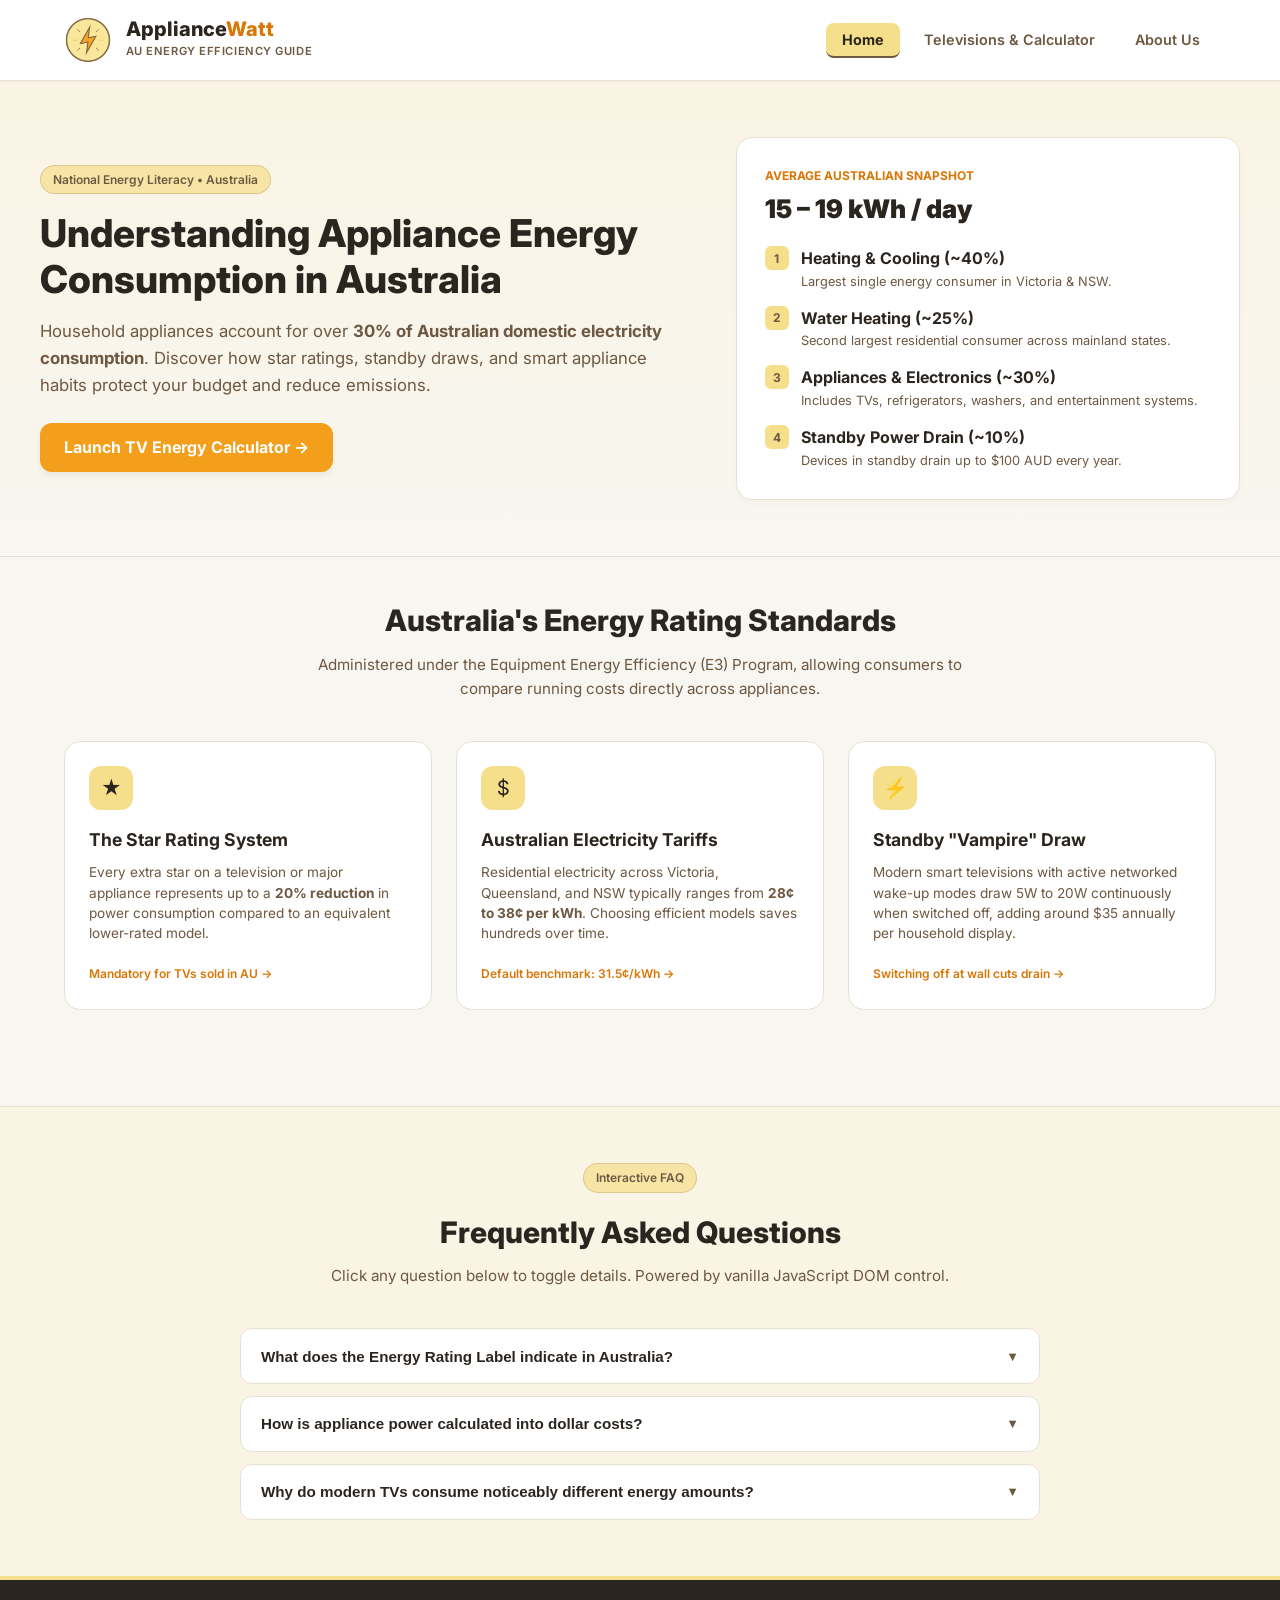
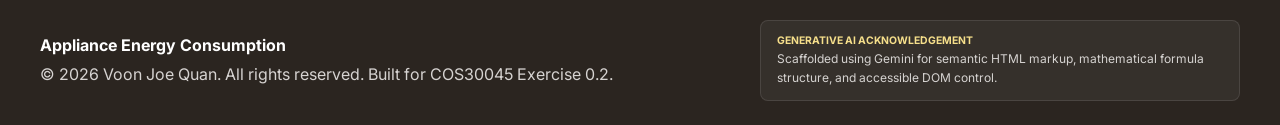
<file: Exercise 3/index.html>
<!DOCTYPE html>
<html lang="en">
<head>
  <meta charset="UTF-8">
  <meta name="viewport" content="width=device-width, initial-scale=1.0">
  <title>Appliance Energy Consumption - Home</title>
  <link rel="stylesheet" href="css/styles.css">
  <script defer src="js/scripts.js"></script>
</head>
<body>

  <!-- Navigation Bar (Present across all pages) -->
  <header>
    <div class="navbar">
      <a href="index.html" class="nav-brand" title="Return to Home">
        <img src="images/PowerIcon.png" alt="Power Logo" class="brand-logo">
        <div class="brand-text">
          <span class="title">Appliance<span>Watt</span></span>
          <span class="subtitle">AU Energy Efficiency Guide</span>
        </div>
      </a>
      <ul class="nav-links">
        <li><a href="index.html" class="active">Home</a></li>
        <li><a href="televisions.html">Televisions &amp; Calculator</a></li>
        <li><a href="about.html">About Us</a></li>
      </ul>
    </div>
  </header>

  <!-- Hero Banner -->
  <section class="hero-section">
    <div class="hero-wrapper">
      <div class="hero-left">
        <span class="badge">National Energy Literacy • Australia</span>
        <h1>Understanding Appliance Energy Consumption in Australia</h1>
        <p>Household appliances account for over <strong>30% of Australian domestic electricity consumption</strong>. Discover how star ratings, standby draws, and smart appliance habits protect your budget and reduce emissions.</p>
        <a href="televisions.html" class="btn-primary">Launch TV Energy Calculator &rarr;</a>
      </div>

      <div class="hero-right">
        <div class="snapshot-card">
          <h3>Average Australian Snapshot</h3>
          <div class="snapshot-headline">15 – 19 kWh / day</div>
          <div class="snapshot-list">
            <div class="snapshot-item">
              <span class="snapshot-num">1</span>
              <div>
                <strong>Heating &amp; Cooling (~40%)</strong>
                <p>Largest single energy consumer in Victoria &amp; NSW.</p>
              </div>
            </div>
            <div class="snapshot-item">
              <span class="snapshot-num">2</span>
              <div>
                <strong>Water Heating (~25%)</strong>
                <p>Second largest residential consumer across mainland states.</p>
              </div>
            </div>
            <div class="snapshot-item">
              <span class="snapshot-num">3</span>
              <div>
                <strong>Appliances &amp; Electronics (~30%)</strong>
                <p>Includes TVs, refrigerators, washers, and entertainment systems.</p>
              </div>
            </div>
            <div class="snapshot-item">
              <span class="snapshot-num">4</span>
              <div>
                <strong>Standby Power Drain (~10%)</strong>
                <p>Devices in standby drain up to $100 AUD every year.</p>
              </div>
            </div>
          </div>
        </div>
      </div>
    </div>
  </section>

  <!-- Content 3-Card Grid -->
  <main class="container">
    <div class="section-header">
      <h2>Australia's Energy Rating Standards</h2>
      <p>Administered under the Equipment Energy Efficiency (E3) Program, allowing consumers to compare running costs directly across appliances.</p>
    </div>

    <div class="grid-3">
      <div class="grid-card">
        <div class="grid-card-icon">★</div>
        <h3>The Star Rating System</h3>
        <p>Every extra star on a television or major appliance represents up to a <strong>20% reduction</strong> in power consumption compared to an equivalent lower-rated model.</p>
        <span>Mandatory for TVs sold in AU &rarr;</span>
      </div>

      <div class="grid-card">
        <div class="grid-card-icon">$</div>
        <h3>Australian Electricity Tariffs</h3>
        <p>Residential electricity across Victoria, Queensland, and NSW typically ranges from <strong>28¢ to 38¢ per kWh</strong>. Choosing efficient models saves hundreds over time.</p>
        <span>Default benchmark: 31.5¢/kWh &rarr;</span>
      </div>

      <div class="grid-card">
        <div class="grid-card-icon">⚡</div>
        <h3>Standby "Vampire" Draw</h3>
        <p>Modern smart televisions with active networked wake-up modes draw 5W to 20W continuously when switched off, adding around $35 annually per household display.</p>
        <span>Switching off at wall cuts drain &rarr;</span>
      </div>
    </div>
  </main>

  <!-- FAQ Accordion (Hidden by default, pure JS interactivity) -->
  <section class="accordion-wrapper">
    <div class="accordion-container">
      <div class="section-header">
        <span class="badge">Interactive FAQ</span>
        <h2>Frequently Asked Questions</h2>
        <p>Click any question below to toggle details. Powered by vanilla JavaScript DOM control.</p>
      </div>

      <div class="faq-list">
        <div class="faq-item">
          <button type="button" class="faq-toggle" aria-expanded="false">
            <span>What does the Energy Rating Label indicate in Australia?</span>
            <span class="accordion-chevron">▼</span>
          </button>
          <div class="accordion-content">
            <p>The Energy Rating Label gives an appliance a star rating between 1 and 10 stars (with 6 stars being the standard benchmark, and 7 to 10 for super-efficient appliances). It also lists the tested annual energy consumption in kilowatt-hours (kWh) so you can directly compare running costs.</p>
          </div>
        </div>

        <div class="faq-item">
          <button type="button" class="faq-toggle" aria-expanded="false">
            <span>How is appliance power calculated into dollar costs?</span>
            <span class="accordion-chevron">▼</span>
          </button>
          <div class="accordion-content">
            <p>Divide the appliance wattage by 1,000 to convert to kilowatts (e.g. 100W = 0.1 kW). Multiply that by daily running hours to find daily kilowatt-hours (kWh). Then multiply by your retailer's electricity tariff in cents/kWh (e.g. 31.5¢ = $0.315 AUD).</p>
          </div>
        </div>

        <div class="faq-item">
          <button type="button" class="faq-toggle" aria-expanded="false">
            <span>Why do modern TVs consume noticeably different energy amounts?</span>
            <span class="accordion-chevron">▼</span>
          </button>
          <div class="accordion-content">
            <p>Panel technology, screen diagonal, and peak HDR brightness drastically alter power draw. Standard edge-lit LED screens use around 60W, while large 75" to 85" Mini-LED or high-luminance screens can exceed 220W during playback.</p>
          </div>
        </div>
      </div>
    </div>
  </section>

  <!-- Footer (Present across all pages) -->
  <footer>
    <div class="footer-inner">
      <div>
        <div class="footer-brand">Appliance Energy Consumption</div>
        <p>&copy; <span id="currentYear">2026</span> Voon Joe Quan. All rights reserved. Built for COS30045 Exercise 0.2.</p>
      </div>
      <div class="genai-box">
        <span class="genai-title">Generative AI Acknowledgement</span>
        <p>Scaffolded using Gemini for semantic HTML markup, mathematical formula structure, and accessible DOM control.</p>
      </div>
    </div>
  </footer>

</body>
</html>
</file>
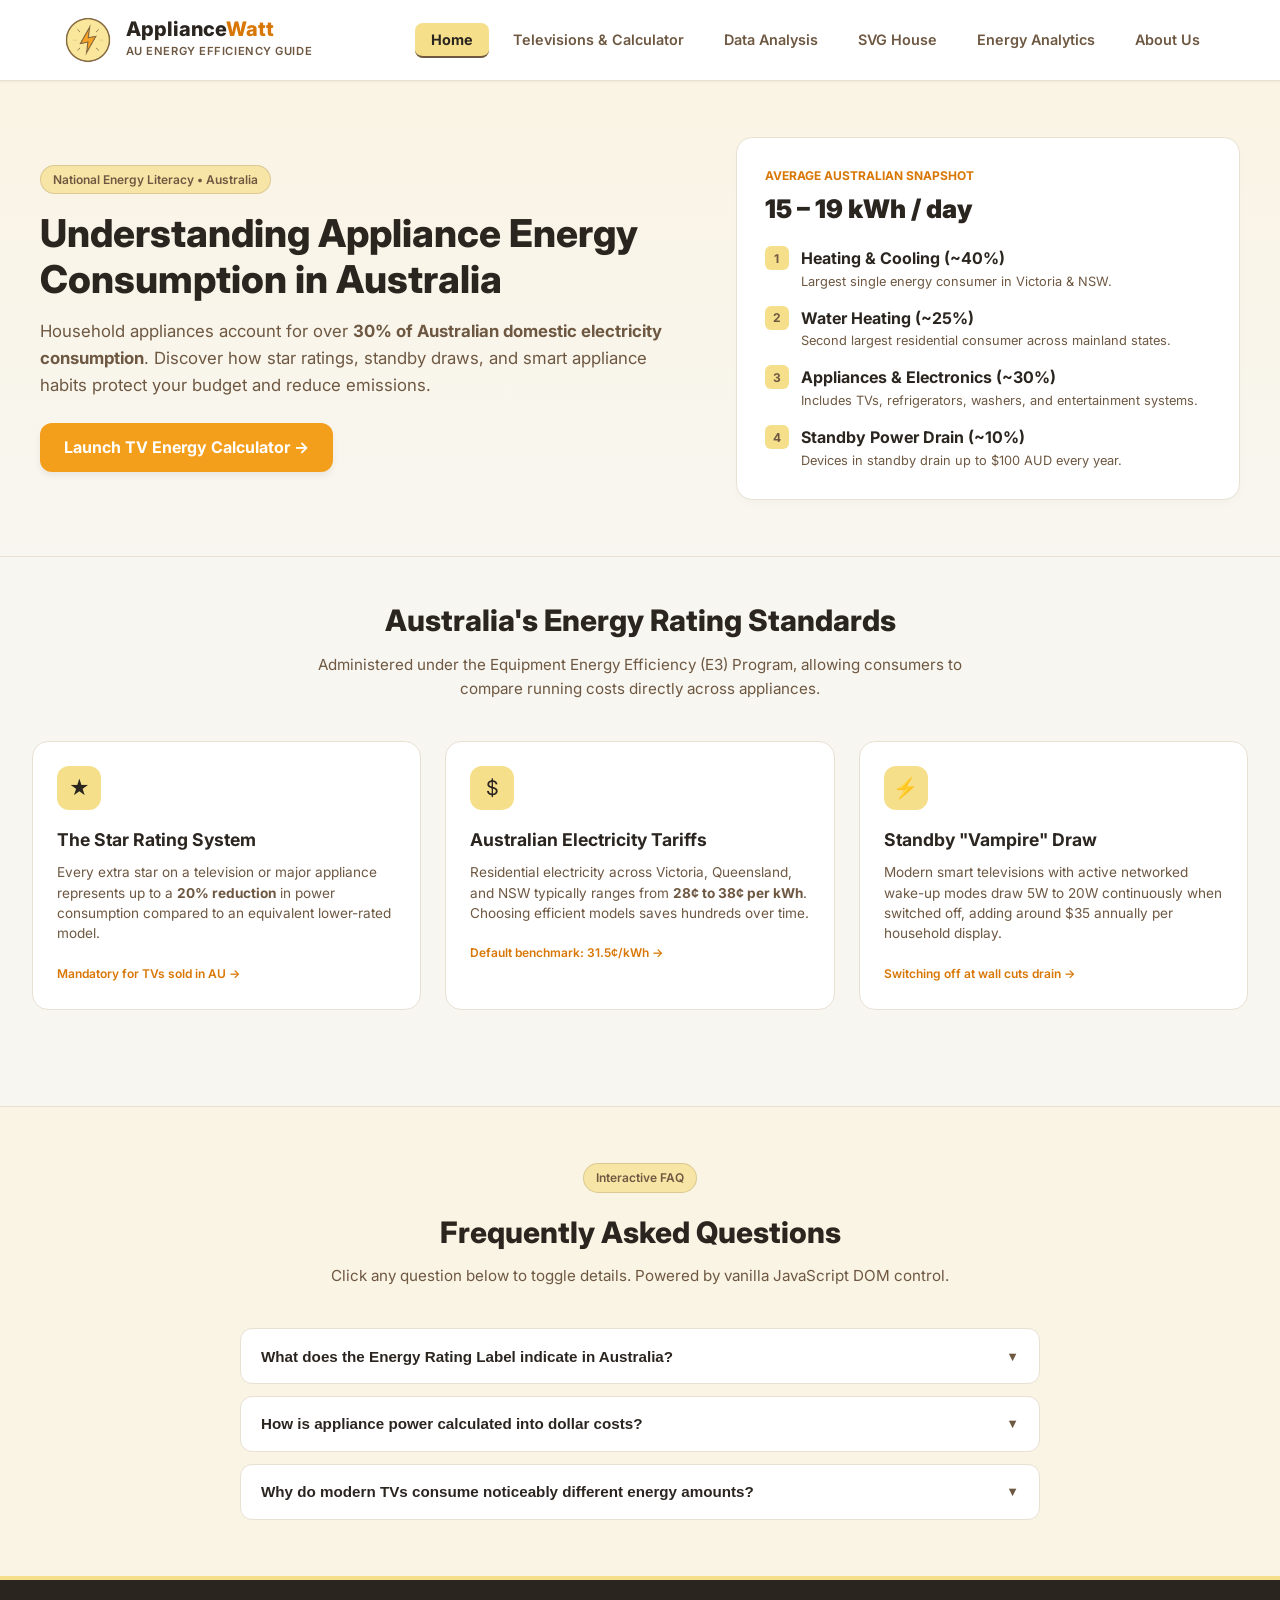
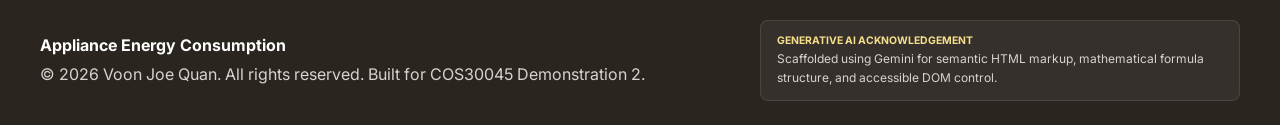
<file: Exercise 0.2/energy-webpage-v1/index.html>
<!DOCTYPE html>
<html lang="en">
<head>
  <meta charset="UTF-8">
  <meta name="viewport" content="width=device-width, initial-scale=1.0">
  <title>Appliance Energy Consumption - Home</title>
  <link rel="stylesheet" href="css/styles.css">
  <script defer src="js/scripts.js"></script>
  <script defer src="js/bar-chart.js"></script>
  <!-- Load the D3 js library -->
  <script src="https://d3js.org/d3.v7.min.js"></script>
</head>
<body>

  <!-- Navigation Bar (Present across all pages) -->
  <header>
    <div class="navbar">
      <a href="index.html" class="nav-brand" title="Return to Home">
        <img src="images/PowerIcon.png" alt="Power Logo" class="brand-logo">
        <div class="brand-text">
          <span class="title">Appliance<span>Watt</span></span>
          <span class="subtitle">AU Energy Efficiency Guide</span>
        </div>
      </a>
      <ul class="nav-links">
        <li><a href="index.html" class="active">Home</a></li>
        <li><a href="televisions.html">Televisions &amp; Calculator</a></li>
        <li><a href="screen-analysis.html">Data Analysis</a></li>
        <li><a href="svg-house.html">SVG House</a></li>
        <li><a href="histogram.html">Energy Analytics</a></li>
        <li><a href="about.html">About Us</a></li>
      </ul>
    </div>
  </header>

  <!-- Hero Banner -->
  <section class="hero-section">
    <div class="hero-wrapper">
      <div class="hero-left">
        <span class="badge">National Energy Literacy • Australia</span>
        <h1>Understanding Appliance Energy Consumption in Australia</h1>
        <p>Household appliances account for over <strong>30% of Australian domestic electricity consumption</strong>. Discover how star ratings, standby draws, and smart appliance habits protect your budget and reduce emissions.</p>
        <a href="televisions.html" class="btn-primary">Launch TV Energy Calculator &rarr;</a>
      </div>

      <div class="hero-right">
        <div class="snapshot-card">
          <h3>Average Australian Snapshot</h3>
          <div class="snapshot-headline">15 – 19 kWh / day</div>
          <div class="snapshot-list">
            <div class="snapshot-item">
              <span class="snapshot-num">1</span>
              <div>
                <strong>Heating &amp; Cooling (~40%)</strong>
                <p>Largest single energy consumer in Victoria &amp; NSW.</p>
              </div>
            </div>
            <div class="snapshot-item">
              <span class="snapshot-num">2</span>
              <div>
                <strong>Water Heating (~25%)</strong>
                <p>Second largest residential consumer across mainland states.</p>
              </div>
            </div>
            <div class="snapshot-item">
              <span class="snapshot-num">3</span>
              <div>
                <strong>Appliances &amp; Electronics (~30%)</strong>
                <p>Includes TVs, refrigerators, washers, and entertainment systems.</p>
              </div>
            </div>
            <div class="snapshot-item">
              <span class="snapshot-num">4</span>
              <div>
                <strong>Standby Power Drain (~10%)</strong>
                <p>Devices in standby drain up to $100 AUD every year.</p>
              </div>
            </div>
          </div>
        </div>
      </div>
    </div>
  </section>

  <!-- Content 3-Card Grid -->
  <main class="container">
    <div class="section-header">
      <h2>Australia's Energy Rating Standards</h2>
      <p>Administered under the Equipment Energy Efficiency (E3) Program, allowing consumers to compare running costs directly across appliances.</p>
    </div>

    <div class="grid-3">
      <div class="grid-card">
        <div class="grid-card-icon">★</div>
        <h3>The Star Rating System</h3>
        <p>Every extra star on a television or major appliance represents up to a <strong>20% reduction</strong> in power consumption compared to an equivalent lower-rated model.</p>
        <span>Mandatory for TVs sold in AU &rarr;</span>
      </div>

      <div class="grid-card">
        <div class="grid-card-icon">$</div>
        <h3>Australian Electricity Tariffs</h3>
        <p>Residential electricity across Victoria, Queensland, and NSW typically ranges from <strong>28¢ to 38¢ per kWh</strong>. Choosing efficient models saves hundreds over time.</p>
        <span>Default benchmark: 31.5¢/kWh &rarr;</span>
      </div>

      <div class="grid-card">
        <div class="grid-card-icon">⚡</div>
        <h3>Standby "Vampire" Draw</h3>
        <p>Modern smart televisions with active networked wake-up modes draw 5W to 20W continuously when switched off, adding around $35 annually per household display.</p>
        <span>Switching off at wall cuts drain &rarr;</span>
      </div>
    </div>
  </main>


  <!-- FAQ Accordion (Hidden by default, pure JS interactivity) -->
  <section class="accordion-wrapper">
    <div class="accordion-container">
      <div class="section-header">
        <span class="badge">Interactive FAQ</span>
        <h2>Frequently Asked Questions</h2>
        <p>Click any question below to toggle details. Powered by vanilla JavaScript DOM control.</p>
      </div>

      <div class="faq-list">
        <div class="faq-item">
          <button type="button" class="faq-toggle" aria-expanded="false">
            <span>What does the Energy Rating Label indicate in Australia?</span>
            <span class="accordion-chevron">▼</span>
          </button>
          <div class="accordion-content">
            <p>The Energy Rating Label gives an appliance a star rating between 1 and 10 stars (with 6 stars being the standard benchmark, and 7 to 10 for super-efficient appliances). It also lists the tested annual energy consumption in kilowatt-hours (kWh) so you can directly compare running costs.</p>
          </div>
        </div>

        <div class="faq-item">
          <button type="button" class="faq-toggle" aria-expanded="false">
            <span>How is appliance power calculated into dollar costs?</span>
            <span class="accordion-chevron">▼</span>
          </button>
          <div class="accordion-content">
            <p>Divide the appliance wattage by 1,000 to convert to kilowatts (e.g. 100W = 0.1 kW). Multiply that by daily running hours to find daily kilowatt-hours (kWh). Then multiply by your retailer's electricity tariff in cents/kWh (e.g. 31.5¢ = $0.315 AUD).</p>
          </div>
        </div>

        <div class="faq-item">
          <button type="button" class="faq-toggle" aria-expanded="false">
            <span>Why do modern TVs consume noticeably different energy amounts?</span>
            <span class="accordion-chevron">▼</span>
          </button>
          <div class="accordion-content">
            <p>Panel technology, screen diagonal, and peak HDR brightness drastically alter power draw. Standard edge-lit LED screens use around 60W, while large 75" to 85" Mini-LED or high-luminance screens can exceed 220W during playback.</p>
          </div>
        </div>
      </div>
    </div>
  </section>

  <!-- Footer (Present across all pages) -->
  <footer>
    <div class="footer-inner">
      <div>
        <div class="footer-brand">Appliance Energy Consumption</div>
        <p>&copy; <span id="currentYear">2026</span> Voon Joe Quan. All rights reserved. Built for COS30045 Demonstration 2.</p>
      </div>
      <div class="genai-box">
        <span class="genai-title">Generative AI Acknowledgement</span>
        <p>Scaffolded using Gemini for semantic HTML markup, mathematical formula structure, and accessible DOM control.</p>
      </div>
    </div>
  </footer>

</body>
</html>
</file>
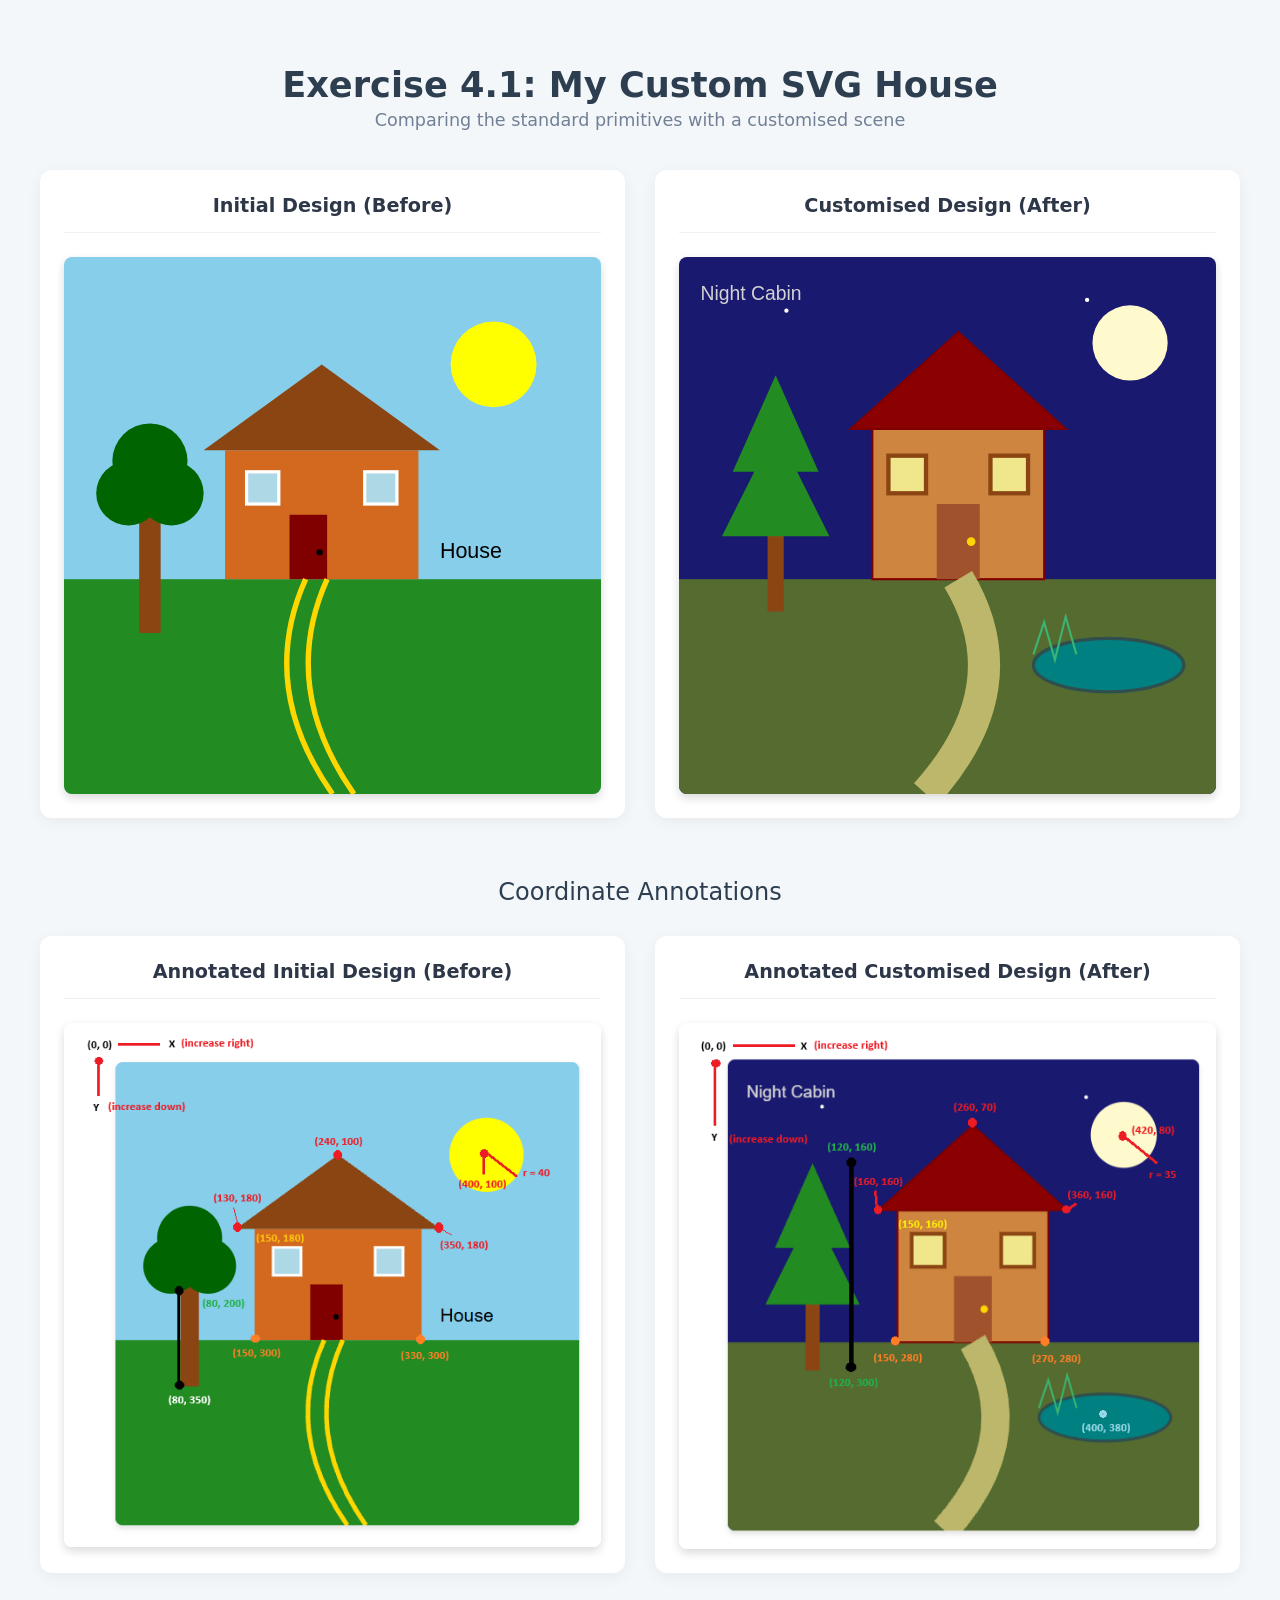
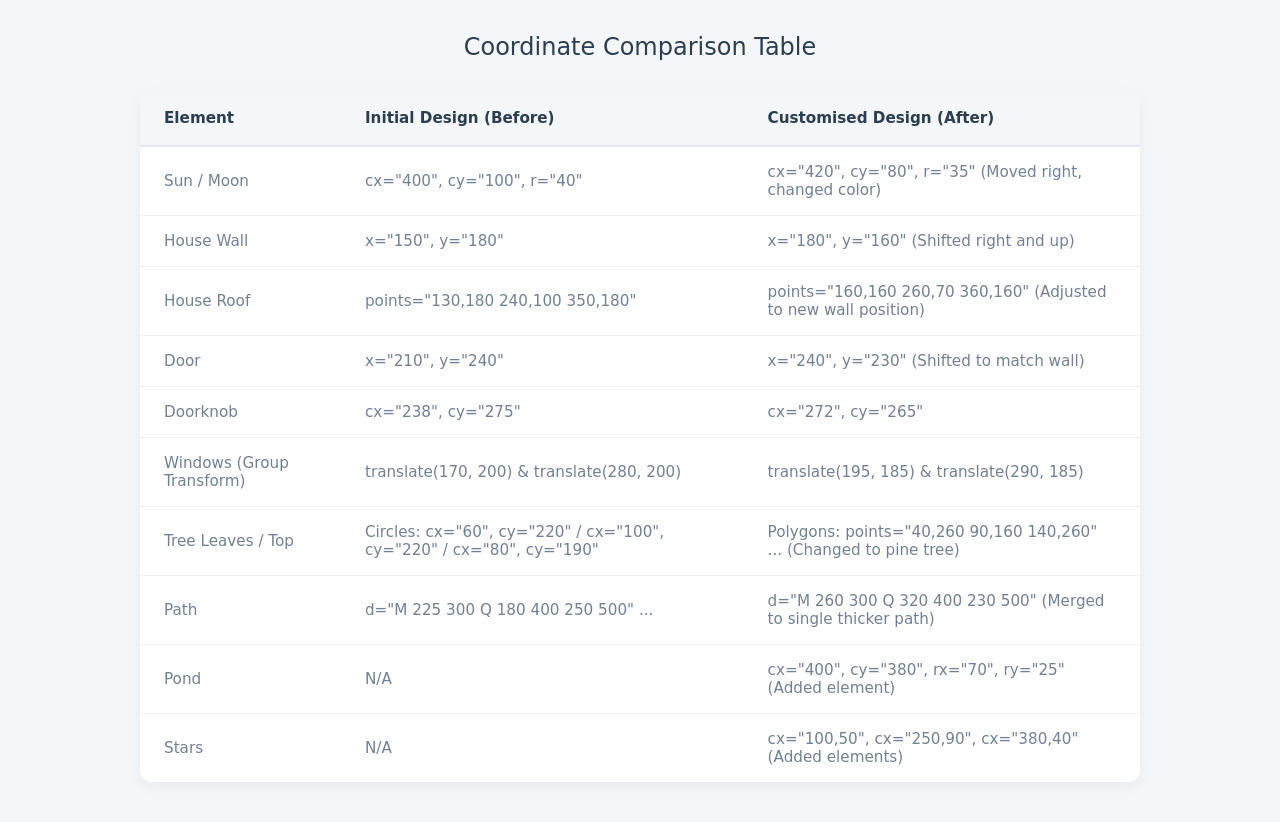
<file: Exercise 4/Exercise 4.1/index.html>
<!DOCTYPE html>
<html lang="en">
<head>
  <meta charset="UTF-8">
  <meta name="viewport" content="width=device-width, initial-scale=1.0">
  <title>Exercise 4.1: SVG Customisation</title>
  <link rel="stylesheet" href="css/style.css">
</head>
<body>

  <h1>Exercise 4.1: My Custom SVG House</h1>
  <div class="subtitle">Comparing the standard primitives with a customised scene</div>

  <!-- PART 1: LIVE SVGs -->
  <div class="comparison-container">
    
    <!-- BEFORE CARD -->
    <div class="card">
      <h2>Initial Design (Before)</h2>
      <div class="media-wrapper">
        <svg viewBox="0 0 500 500" xmlns="http://www.w3.org/2000/svg">
          <rect width="500" height="500" fill="skyblue" />
          <rect y="300" width="500" height="200" fill="forestgreen" />
          <circle cx="400" cy="100" r="40" fill="yellow" />
          <line x1="80" y1="200" x2="80" y2="350" stroke="saddlebrown" stroke-width="20" />
          <circle cx="60" cy="220" r="30" fill="darkgreen" />
          <circle cx="100" cy="220" r="30" fill="darkgreen" />
          <circle cx="80" cy="190" r="35" fill="darkgreen" />
          <rect x="150" y="180" width="180" height="120" fill="chocolate" />
          <polygon points="130,180 240,100 350,180" fill="saddlebrown" />
          <rect x="210" y="240" width="35" height="60" fill="maroon" />
          <circle cx="238" cy="275" r="3" fill="black" />
          <g fill="lightblue" stroke="white" stroke-width="3">
            <rect width="30" height="30" transform="translate(170, 200)" />
            <rect width="30" height="30" transform="translate(280, 200)" />
          </g>
          <path d="M 225 300 Q 180 400 250 500" stroke="gold" stroke-width="5" fill="none" />
          <path d="M 245 300 Q 200 400 270 500" stroke="gold" stroke-width="5" fill="none" />
          <text x="350" y="280" font-family="Arial" font-size="20" fill="black">House</text>
        </svg>
      </div>
    </div>

    <!-- AFTER CARD -->
    <div class="card">
      <h2>Customised Design (After)</h2>
      <div class="media-wrapper">
        <svg viewBox="0 0 500 500" xmlns="http://www.w3.org/2000/svg">
          <rect width="500" height="500" fill="midnightblue" />
          <circle cx="100" cy="50" r="2" fill="white" />
          <circle cx="250" cy="90" r="1.5" fill="white" />
          <circle cx="380" cy="40" r="2" fill="white" />
          <circle cx="420" cy="80" r="35" fill="lemonchiffon" />
          <rect y="300" width="500" height="200" fill="darkolivegreen" />
          <ellipse cx="400" cy="380" rx="70" ry="25" fill="teal" stroke="darkslategray" stroke-width="3" />
          <line x1="90" y1="200" x2="90" y2="330" stroke="saddlebrown" stroke-width="15" />
          <polygon points="40,260 90,160 140,260" fill="forestgreen" />
          <polygon points="50,200 90,110 130,200" fill="forestgreen" />
          <rect x="180" y="160" width="160" height="140" fill="peru" stroke="maroon" stroke-width="2" />
          <polygon points="160,160 260,70 360,160" fill="darkred" stroke="maroon" stroke-width="2" />
          <rect x="240" y="230" width="40" height="70" fill="sienna" />
          <circle cx="272" cy="265" r="4" fill="gold" />
          <g fill="khaki" stroke="saddlebrown" stroke-width="4">
            <rect width="35" height="35" transform="translate(195, 185)" />
            <rect width="35" height="35" transform="translate(290, 185)" />
          </g>
          <path d="M 260 300 Q 320 400 230 500" stroke="darkkhaki" stroke-width="30" fill="none" />
          <polyline points="330,370 340,340 350,375 360,335 370,370" fill="none" stroke="mediumseagreen" stroke-width="2" />
          <text x="20" y="40" font-family="sans-serif" font-size="18" fill="lightgray">Night Cabin</text>
        </svg>
      </div>
    </div>
  </div>

  <!-- PART 2: ANNOTATED SCREENSHOTS -->
  <div class="section-title">Coordinate Annotations</div>
  <div class="comparison-container">
    
    <!-- BEFORE IMAGE CARD -->
    <div class="card">
      <h2>Annotated Initial Design (Before)</h2>
      <div class="media-wrapper">
        <img src="images/Before.png" alt="Coordinate Annotations Before">
      </div>
    </div>

    <!-- AFTER IMAGE CARD -->
    <div class="card">
      <h2>Annotated Customised Design (After)</h2>
      <div class="media-wrapper">
        <img src="images/After.png" alt="Coordinate Annotations After">
      </div>
    </div>

  </div>

  <!-- PART 3: COORDINATE TABLE -->
  <div class="section-title">Coordinate Comparison Table</div>
  <div class="comparison-container table-wrapper">
    <table class="coord-table">
      <thead>
        <tr>
          <th>Element</th>
          <th>Initial Design (Before)</th>
          <th>Customised Design (After)</th>
        </tr>
      </thead>
      <tbody>
        <tr>
          <td>Sun / Moon</td>
          <td>cx="400", cy="100", r="40"</td>
          <td>cx="420", cy="80", r="35" (Moved right, changed color)</td>
        </tr>
        <tr>
          <td>House Wall</td>
          <td>x="150", y="180"</td>
          <td>x="180", y="160" (Shifted right and up)</td>
        </tr>
        <tr>
          <td>House Roof</td>
          <td>points="130,180 240,100 350,180"</td>
          <td>points="160,160 260,70 360,160" (Adjusted to new wall position)</td>
        </tr>
        <tr>
          <td>Door</td>
          <td>x="210", y="240"</td>
          <td>x="240", y="230" (Shifted to match wall)</td>
        </tr>
        <tr>
          <td>Doorknob</td>
          <td>cx="238", cy="275"</td>
          <td>cx="272", cy="265"</td>
        </tr>
        <tr>
          <td>Windows (Group Transform)</td>
          <td>translate(170, 200) & translate(280, 200)</td>
          <td>translate(195, 185) & translate(290, 185)</td>
        </tr>
        <tr>
          <td>Tree Leaves / Top</td>
          <td>Circles: cx="60", cy="220" / cx="100", cy="220" / cx="80", cy="190"</td>
          <td>Polygons: points="40,260 90,160 140,260" ... (Changed to pine tree)</td>
        </tr>
        <tr>
          <td>Path</td>
          <td>d="M 225 300 Q 180 400 250 500" ...</td>
          <td>d="M 260 300 Q 320 400 230 500" (Merged to single thicker path)</td>
        </tr>
        <tr>
          <td>Pond</td>
          <td>N/A</td>
          <td>cx="400", cy="380", rx="70", ry="25" (Added element)</td>
        </tr>
        <tr>
          <td>Stars</td>
          <td>N/A</td>
          <td>cx="100,50", cx="250,90", cx="380,40" (Added elements)</td>
        </tr>
      </tbody>
    </table>
  </div>

</body>
</html>
</file>
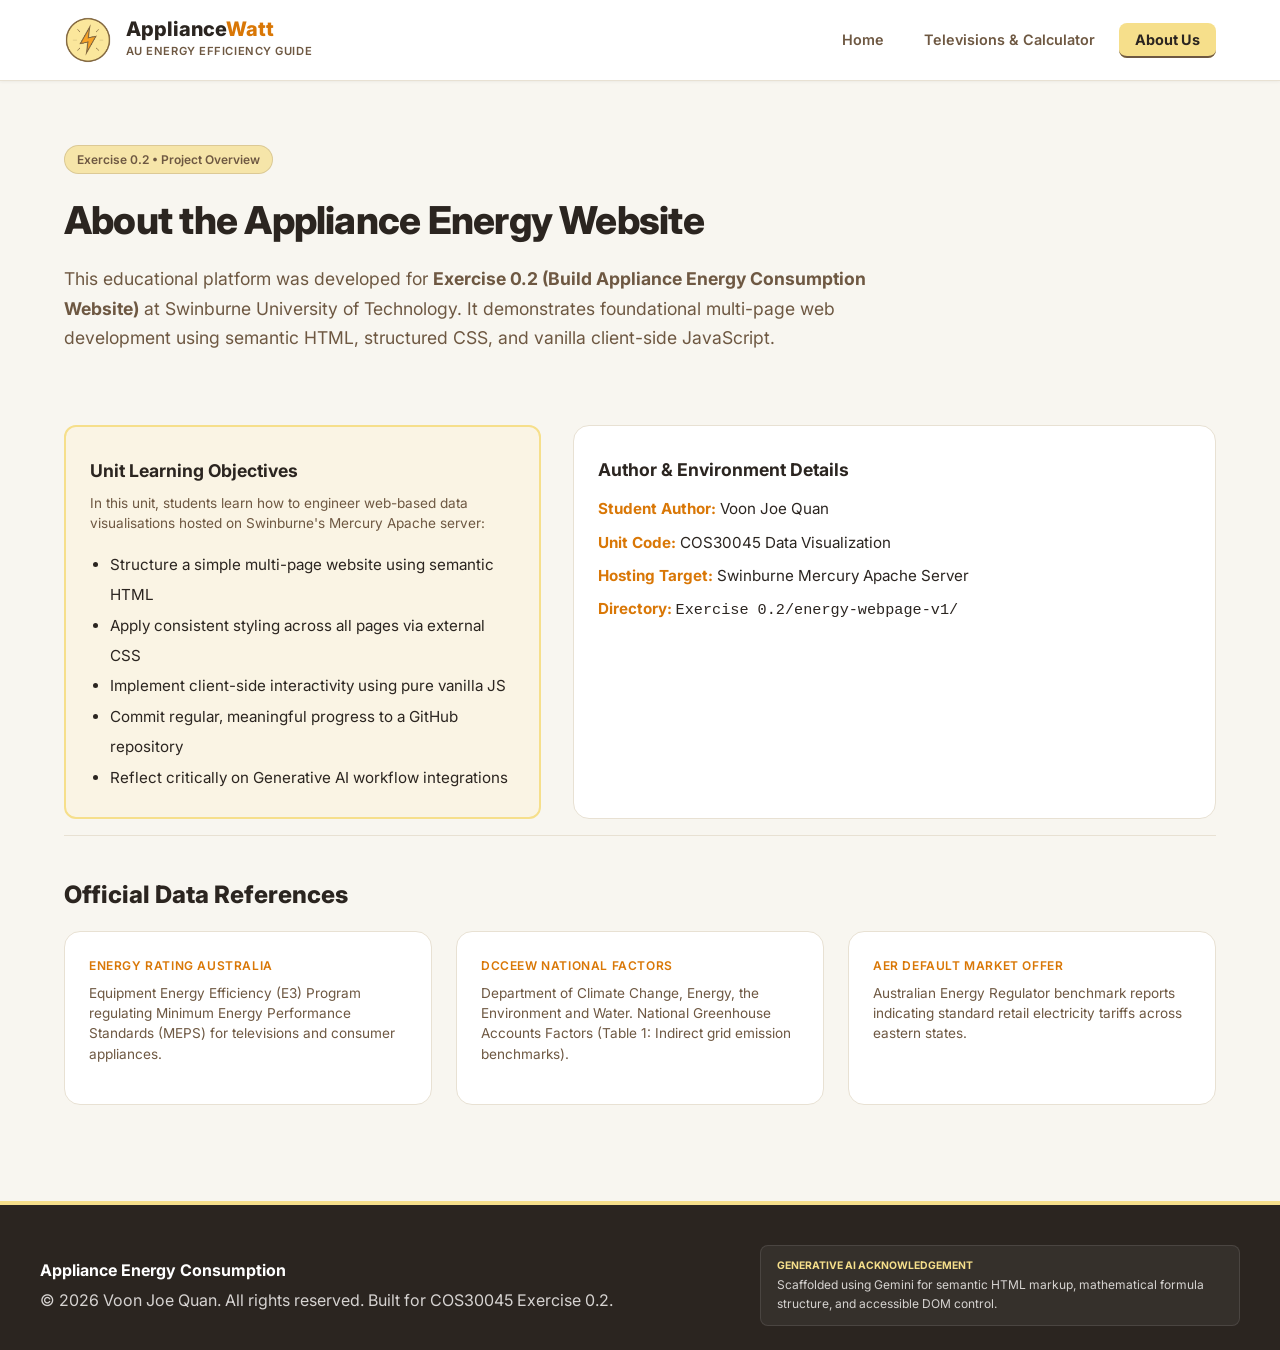
<file: Exercise 3/about.html>
<!DOCTYPE html>
<html lang="en">
<head>
  <meta charset="UTF-8">
  <meta name="viewport" content="width=device-width, initial-scale=1.0">
  <title>Appliance Energy Consumption - About Us</title>
  <link rel="stylesheet" href="css/styles.css">
  <script defer src="js/scripts.js"></script>
</head>
<body>

  <header>
    <div class="navbar">
      <a href="index.html" class="nav-brand" title="Return to Home">
        <img src="images/PowerIcon.png" alt="Power Logo" class="brand-logo">
        <div class="brand-text">
          <span class="title">Appliance<span>Watt</span></span>
          <span class="subtitle">AU Energy Efficiency Guide</span>
        </div>
      </a>
      <ul class="nav-links">
        <li><a href="index.html">Home</a></li>
        <li><a href="televisions.html">Televisions &amp; Calculator</a></li>
        <li><a href="about.html" class="active">About Us</a></li>
      </ul>
    </div>
  </header>

  <main class="container">
    <div class="hero-alt">
      <span class="badge">Exercise 0.2 • Project Overview</span>
      <h1 class="page-title">About the Appliance Energy Website</h1>
      <p class="page-subtitle">This educational platform was developed for <strong>Exercise 0.2 (Build Appliance Energy Consumption Website)</strong> at Swinburne University of Technology. It demonstrates foundational multi-page web development using semantic HTML, structured CSS, and vanilla client-side JavaScript.</p>
    </div>

    <div class="calc-layout mb-2-5">
      <div class="grid-card insight-card">
        <h3 class="grid-title">Unit Learning Objectives</h3>
        <p class="grid-desc">In this unit, students learn how to engineer web-based data visualisations hosted on Swinburne's Mercury Apache server:</p>
        <ul class="list-styled">
          <li>Structure a simple multi-page website using semantic HTML</li>
          <li>Apply consistent styling across all pages via external CSS</li>
          <li>Implement client-side interactivity using pure vanilla JS</li>
          <li>Commit regular, meaningful progress to a GitHub repository</li>
          <li>Reflect critically on Generative AI workflow integrations</li>
        </ul>
      </div>

      <div class="grid-card">
        <h3 class="grid-title">Author &amp; Environment Details</h3>
        <div class="meta-details">
          <div><strong>Student Author:</strong> Voon Joe Quan</div>
          <div><strong>Unit Code:</strong> COS30045 Data Visualization</div>
          <div><strong>Hosting Target:</strong> Swinburne Mercury Apache Server</div>
          <div><strong>Directory:</strong> <code>Exercise 0.2/energy-webpage-v1/</code></div>
        </div>
      </div>
    </div>

    <div class="border-top-section">
      <h3 class="section-heading">Official Data References</h3>
      <div class="grid-3">
        <div class="grid-card">
          <span class="grid-subtitle">Energy Rating Australia</span>
          <p class="grid-desc">Equipment Energy Efficiency (E3) Program regulating Minimum Energy Performance Standards (MEPS) for televisions and consumer appliances.</p>
        </div>
        <div class="grid-card">
          <span class="grid-subtitle">DCCEEW National Factors</span>
          <p class="grid-desc">Department of Climate Change, Energy, the Environment and Water. National Greenhouse Accounts Factors (Table 1: Indirect grid emission benchmarks).</p>
        </div>
        <div class="grid-card">
          <span class="grid-subtitle">AER Default Market Offer</span>
          <p class="grid-desc">Australian Energy Regulator benchmark reports indicating standard retail electricity tariffs across eastern states.</p>
        </div>
      </div>
    </div>
  </main>

  <footer>
    <div class="footer-inner">
      <div>
        <div class="footer-brand">Appliance Energy Consumption</div>
        <p>&copy; <span id="currentYear">2026</span> Voon Joe Quan. All rights reserved. Built for COS30045 Exercise 0.2.</p>
      </div>
      <div class="genai-box">
        <span class="genai-title">Generative AI Acknowledgement</span>
        <p>Scaffolded using Gemini for semantic HTML markup, mathematical formula structure, and accessible DOM control.</p>
      </div>
    </div>
  </footer>

</body>
</html>
</file>
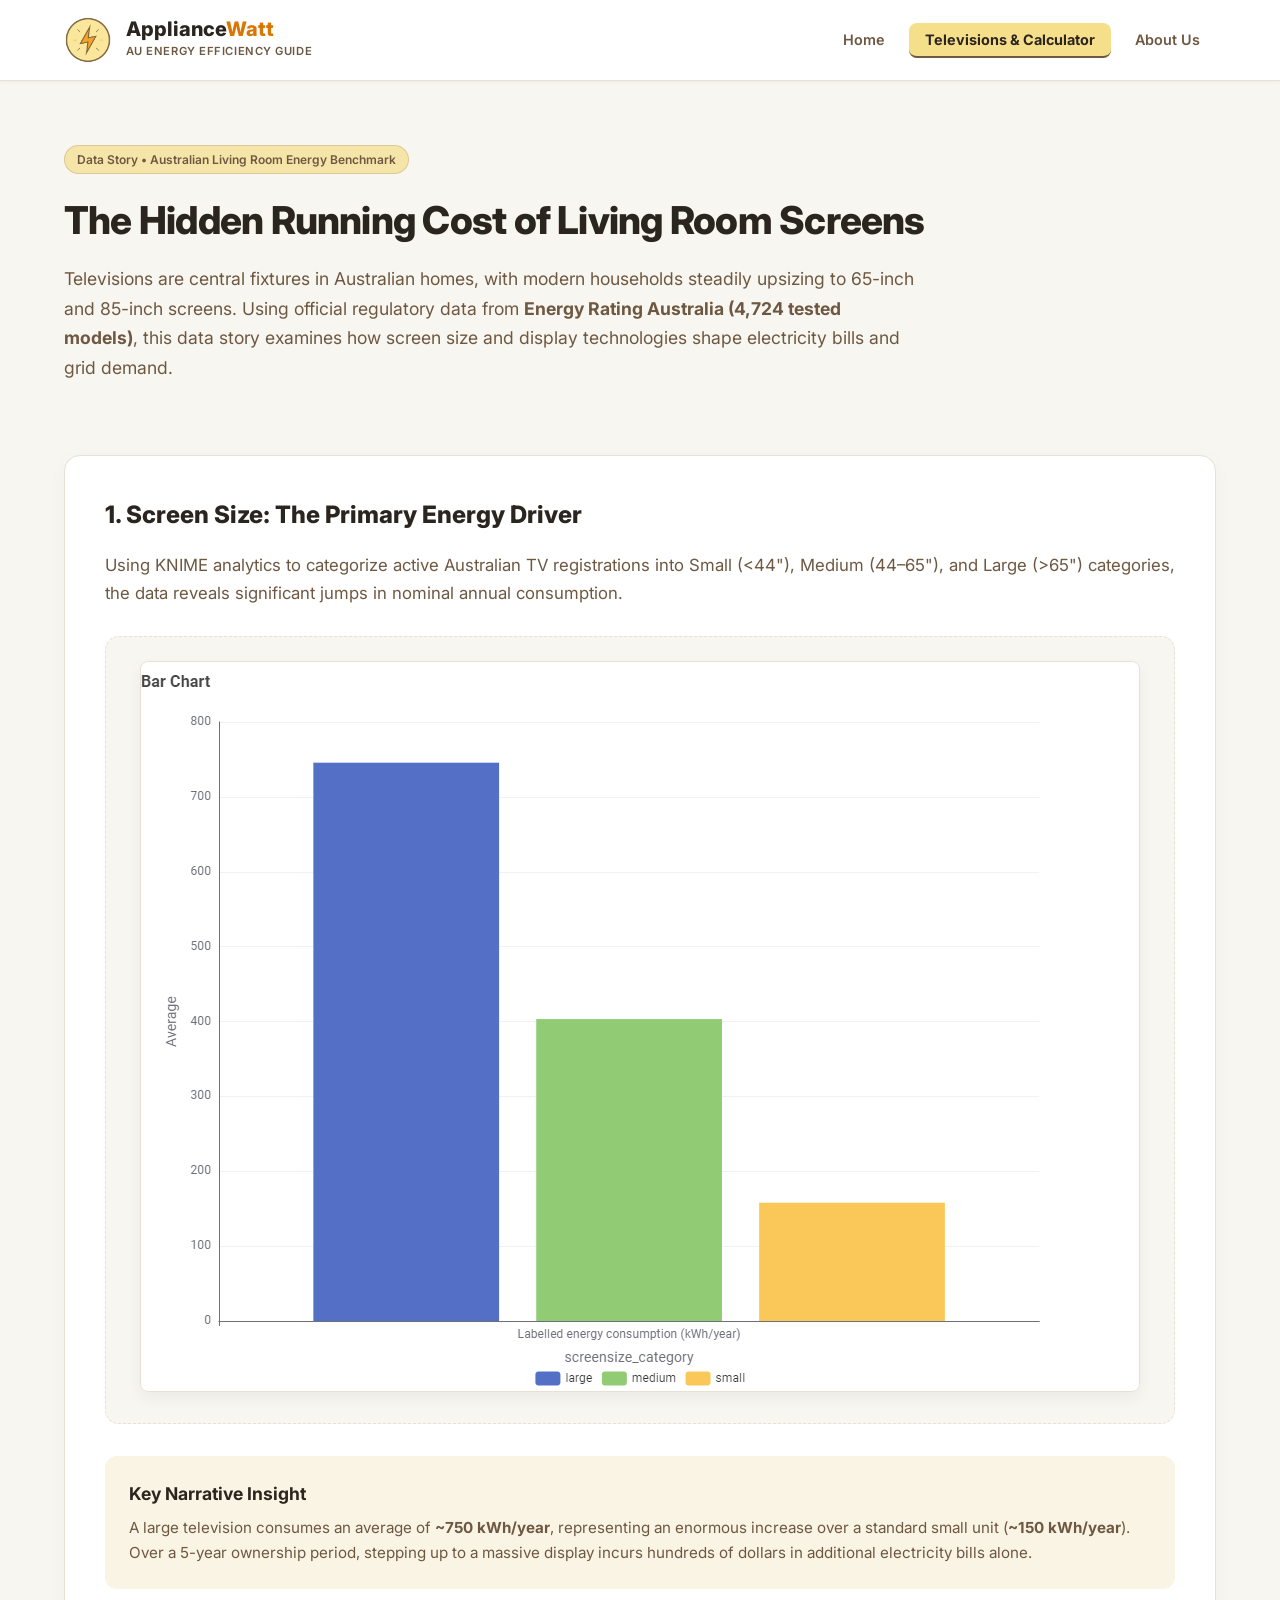
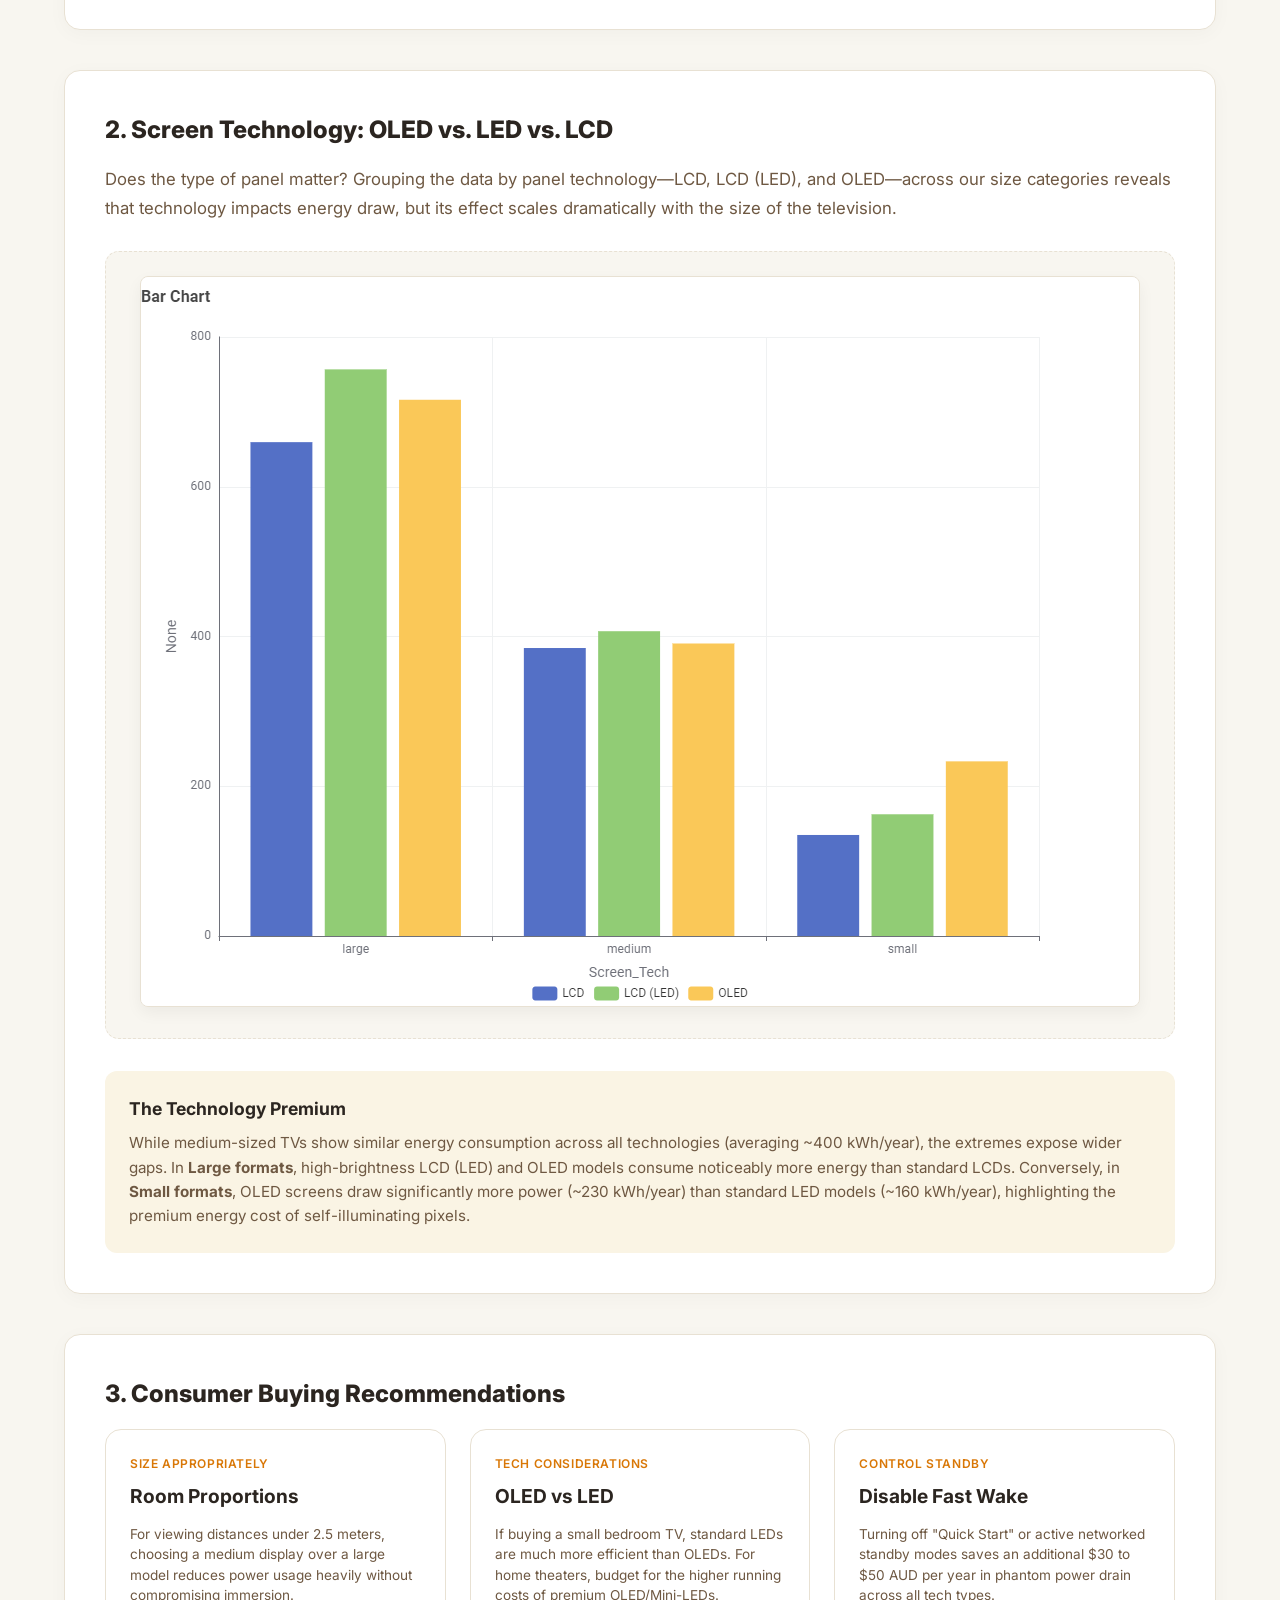
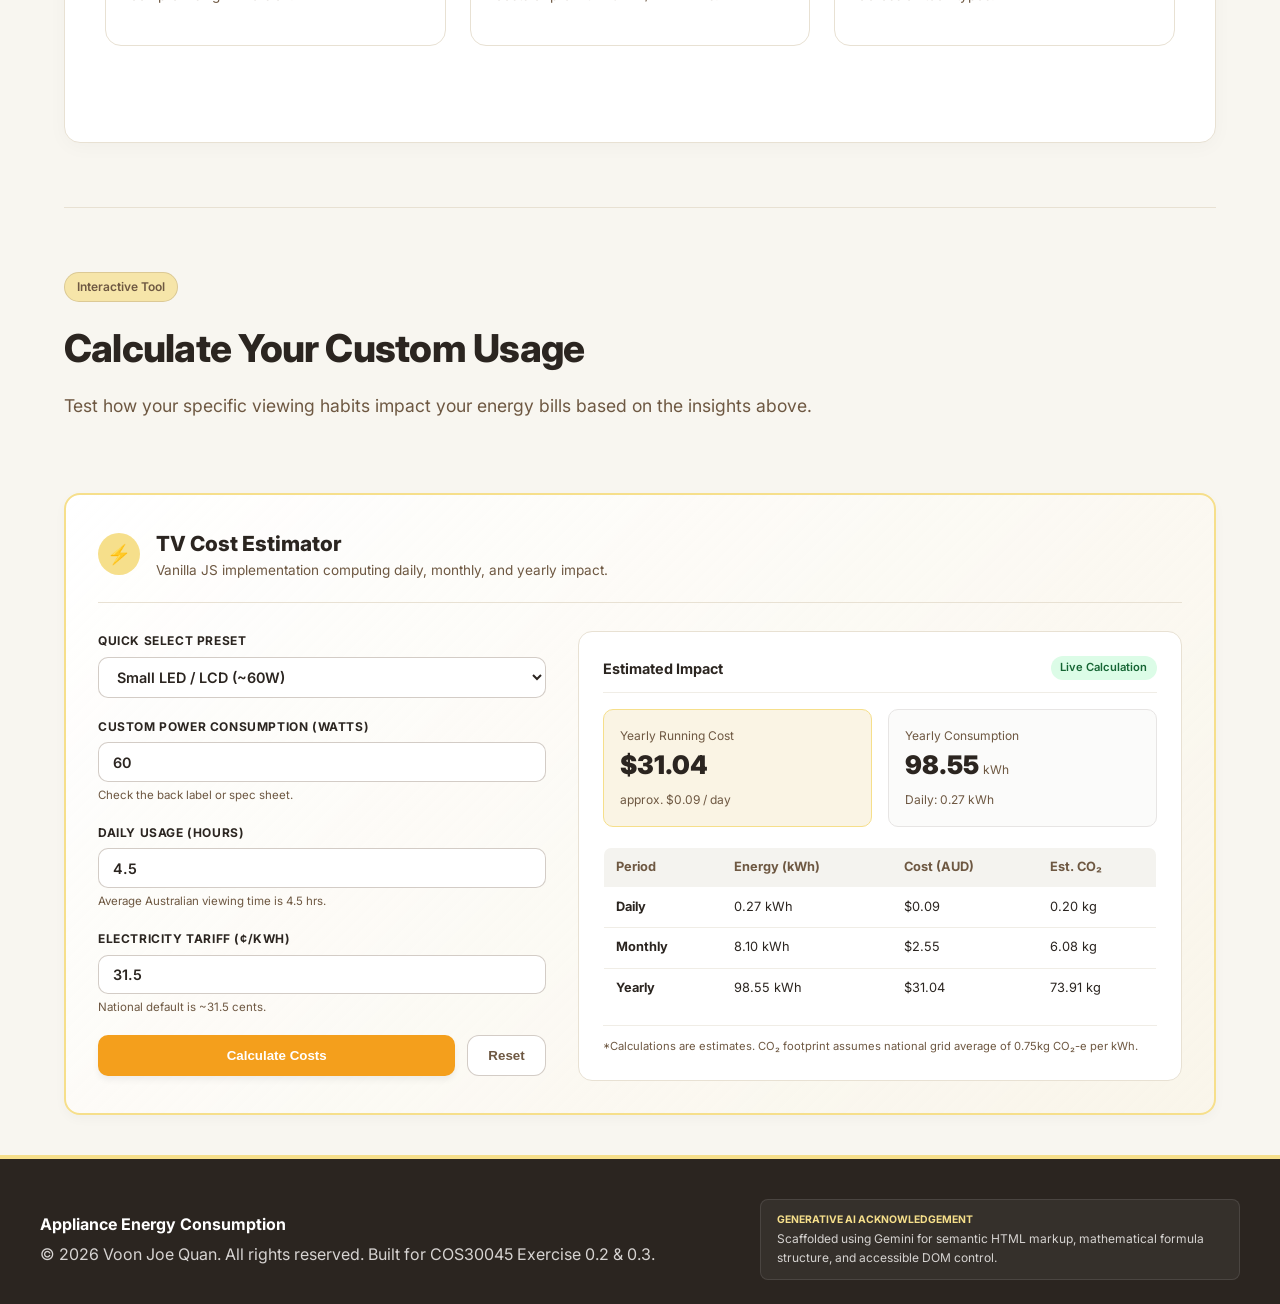
<file: Exercise 3/televisions.html>
<!DOCTYPE html>
<html lang="en">
<head>
  <meta charset="UTF-8">
  <meta name="viewport" content="width=device-width, initial-scale=1.0">
  <title>Appliance Energy Consumption - Televisions &amp; Calculator</title>
  <link rel="stylesheet" href="css/styles.css">
  <script defer src="js/scripts.js"></script>
</head>
<body>

  <header>
    <div class="navbar">
      <a href="index.html" class="nav-brand" title="Return to Home">
        <img src="images/PowerIcon.png" alt="Power Logo" class="brand-logo">
        <div class="brand-text">
          <span class="title">Appliance<span>Watt</span></span>
          <span class="subtitle">AU Energy Efficiency Guide</span>
        </div>
      </a>
      <ul class="nav-links">
        <li><a href="index.html">Home</a></li>
        <li><a href="televisions.html" class="active">Televisions &amp; Calculator</a></li>
        <li><a href="about.html">About Us</a></li>
      </ul>
    </div>
  </header>

  <main class="container">
    
    <!-- ==============================================
         DATA STORY SECTION (Chapters 1, 2, 3)
    =============================================== -->
    <div class="hero-section hero-alt">
      <span class="badge">Data Story • Australian Living Room Energy Benchmark</span>
      <h1 class="page-title">The Hidden Running Cost of Living Room Screens</h1>
      <p class="page-subtitle">
        Televisions are central fixtures in Australian homes, with modern households steadily upsizing to 65-inch and 85-inch screens. Using official regulatory data from <strong>Energy Rating Australia (4,724 tested models)</strong>, this data story examines how screen size and display technologies shape electricity bills and grid demand.
      </p>
    </div>

    <!-- Chapter 1: Screen Size vs Energy Draw -->
    <section class="content-card">
      <h2 class="section-heading">1. Screen Size: The Primary Energy Driver</h2>
      <p class="section-desc">
        Using KNIME analytics to categorize active Australian TV registrations into Small (<44"), Medium (44–65"), and Large (>65") categories, the data reveals significant jumps in nominal annual consumption.
      </p>
      <div class="chart-container">
        <img src="images/chart_screensize_energy.png" class="chart-img" alt="Average Annual TV Energy Consumption by Screen Size">
      </div>
      <div class="insight-card">
        <h4 class="insight-title">Key Narrative Insight</h4>
        <p class="insight-text">
          A large television consumes an average of <strong>~750 kWh/year</strong>, representing an enormous increase over a standard small unit (<strong>~150 kWh/year</strong>). Over a 5-year ownership period, stepping up to a massive display incurs hundreds of dollars in additional electricity bills alone.
        </p>
      </div>
    </section>

    <!-- Chapter 2: Screen Tech vs Size Category -->
    <section class="content-card">
      <h2 class="section-heading">2. Screen Technology: OLED vs. LED vs. LCD</h2>
      <p class="section-desc">
        Does the type of panel matter? Grouping the data by panel technology—LCD, LCD (LED), and OLED—across our size categories reveals that technology impacts energy draw, but its effect scales dramatically with the size of the television.
      </p>
      <div class="chart-container">
        <img src="images/chart_tech_energy.png" class="chart-img" alt="Screen Tech Energy Consumption per Size Category">
      </div>
      <div class="insight-card">
        <h4 class="insight-title">The Technology Premium</h4>
        <p class="insight-text">
          While medium-sized TVs show similar energy consumption across all technologies (averaging ~400 kWh/year), the extremes expose wider gaps. In <strong>Large formats</strong>, high-brightness LCD (LED) and OLED models consume noticeably more energy than standard LCDs. Conversely, in <strong>Small formats</strong>, OLED screens draw significantly more power (~230 kWh/year) than standard LED models (~160 kWh/year), highlighting the premium energy cost of self-illuminating pixels.
        </p>
      </div>
    </section>

    <!-- Chapter 3: Practical Recommendations -->
    <section class="content-card">
      <h2 class="section-heading">3. Consumer Buying Recommendations</h2>
      <div class="grid-3">
        <div class="grid-card">
          <span class="grid-subtitle">Size Appropriately</span>
          <h4 class="grid-title">Room Proportions</h4>
          <p class="grid-desc">For viewing distances under 2.5 meters, choosing a medium display over a large model reduces power usage heavily without compromising immersion.</p>
        </div>
        <div class="grid-card">
          <span class="grid-subtitle">Tech Considerations</span>
          <h4 class="grid-title">OLED vs LED</h4>
          <p class="grid-desc">If buying a small bedroom TV, standard LEDs are much more efficient than OLEDs. For home theaters, budget for the higher running costs of premium OLED/Mini-LEDs.</p>
        </div>
        <div class="grid-card">
          <span class="grid-subtitle">Control Standby</span>
          <h4 class="grid-title">Disable Fast Wake</h4>
          <p class="grid-desc">Turning off "Quick Start" or active networked standby modes saves an additional $30 to $50 AUD per year in phantom power drain across all tech types.</p>
        </div>
      </div>
    </section>

    <!-- ==============================================
         INTERACTIVE CALCULATOR SECTION
    =============================================== -->
    <section class="border-top-section" style="margin-top: 4rem;">
      <div class="hero-alt">
        <span class="badge">Interactive Tool</span>
        <h2 class="page-title">Calculate Your Custom Usage</h2>
        <p class="page-subtitle">Test how your specific viewing habits impact your energy bills based on the insights above.</p>
      </div>

      <div class="calculator-box">
        <div class="calculator-header">
          <div class="calc-icon">⚡</div>
          <div>
            <h3 style="font-size:1.3rem; font-weight:800;">TV Cost Estimator</h3>
            <p style="font-size:0.85rem; color:var(--color-brown);">Vanilla JS implementation computing daily, monthly, and yearly impact.</p>
          </div>
        </div>

        <div class="calc-layout">
          <!-- Input Form -->
          <form id="calculatorForm">
            <div class="form-group">
              <label for="tvPreset">Quick Select Preset</label>
              <select id="tvPreset">
                <option value="43led">Small LED / LCD (~60W)</option>
                <option value="55oled">Medium OLED (~115W)</option>
                <option value="65uhd">Large LED (~150W)</option>
                <option value="75qled">Large Premium OLED/QLED (~210W)</option>
              </select>
            </div>

            <div class="form-group">
              <label for="powerWatts">Custom Power Consumption (Watts)</label>
              <input type="number" id="powerWatts" value="60" min="1" step="0.1">
              <span class="field-msg">Check the back label or spec sheet.</span>
              <span class="field-error" id="powerError">Please enter a valid wattage.</span>
            </div>

            <div class="form-group">
              <label for="hoursPerDay">Daily Usage (Hours)</label>
              <input type="number" id="hoursPerDay" value="4.5" min="0.1" max="24" step="0.5">
              <span class="field-msg">Average Australian viewing time is 4.5 hrs.</span>
              <span class="field-error" id="hoursError">Please enter valid hours (0-24).</span>
            </div>

            <div class="form-group">
              <label for="electricityTariff">Electricity Tariff (¢/kWh)</label>
              <input type="number" id="electricityTariff" value="31.5" min="1" step="0.1">
              <span class="field-msg">National default is ~31.5 cents.</span>
              <span class="field-error" id="tariffError">Please enter a valid tariff.</span>
            </div>

            <div class="btn-group">
              <button type="submit" class="btn-primary" style="width:100%; border-radius:10px;">Calculate Costs</button>
              <button type="button" class="btn-reset" id="btnReset">Reset</button>
            </div>
          </form>

          <!-- Results Panel -->
          <div class="results-card">
            <div class="results-badge-bar">
              <span style="font-weight:700; color:var(--color-dark); font-size:0.9rem;">Estimated Impact</span>
              <span class="live-pill">Live Calculation</span>
            </div>

            <div class="metrics-row">
              <div class="metric-highlight">
                <span class="label">Yearly Running Cost</span>
                <span class="value" id="resultYearlyCost">$0.00</span>
                <span class="label" id="resultDailyCost" style="margin-top:0.25rem;">approx. $0.00 / day</span>
              </div>
              <div class="metric-highlight alt">
                <span class="label">Yearly Consumption</span>
                <span class="value" id="resultYearlyKwh">0.00</span>
                <span class="label" style="display:inline-block; margin-top:0.25rem;">kWh</span>
                <span class="label" id="resultDailyKwh" style="margin-top:0.25rem;">Daily: 0.00 kWh</span>
              </div>
            </div>

            <table class="data-table">
              <thead>
                <tr>
                  <th>Period</th>
                  <th>Energy (kWh)</th>
                  <th>Cost (AUD)</th>
                  <th>Est. CO₂</th>
                </tr>
              </thead>
              <tbody>
                <tr>
                  <td><strong>Daily</strong></td>
                  <td id="tableDailyKwh">0.00 kWh</td>
                  <td id="tableDailyCost">$0.00</td>
                  <td id="tableDailyCo2">0.00 kg</td>
                </tr>
                <tr>
                  <td><strong>Monthly</strong></td>
                  <td id="tableMonthlyKwh">0.00 kWh</td>
                  <td id="tableMonthlyCost">$0.00</td>
                  <td id="tableMonthlyCo2">0.00 kg</td>
                </tr>
                <tr>
                  <td><strong>Yearly</strong></td>
                  <td id="tableYearlyKwh">0.00 kWh</td>
                  <td id="tableYearlyCost"><strong>$0.00</strong></td>
                  <td id="tableYearlyCo2">0.00 kg</td>
                </tr>
              </tbody>
            </table>

            <div class="footnote">
              *Calculations are estimates. CO₂ footprint assumes national grid average of 0.75kg CO₂-e per kWh.
            </div>
          </div>
        </div>
      </div>
    </section>

  </main>

  <footer>
    <div class="footer-inner">
      <div>
        <div class="footer-brand">Appliance Energy Consumption</div>
        <p>&copy; <span id="currentYear">2026</span> Voon Joe Quan. All rights reserved. Built for COS30045 Exercise 0.2 & 0.3.</p>
      </div>
      <div class="genai-box">
        <span class="genai-title">Generative AI Acknowledgement</span>
        <p>Scaffolded using Gemini for semantic HTML markup, mathematical formula structure, and accessible DOM control.</p>
      </div>
    </div>
  </footer>

</body>
</html>
</file>
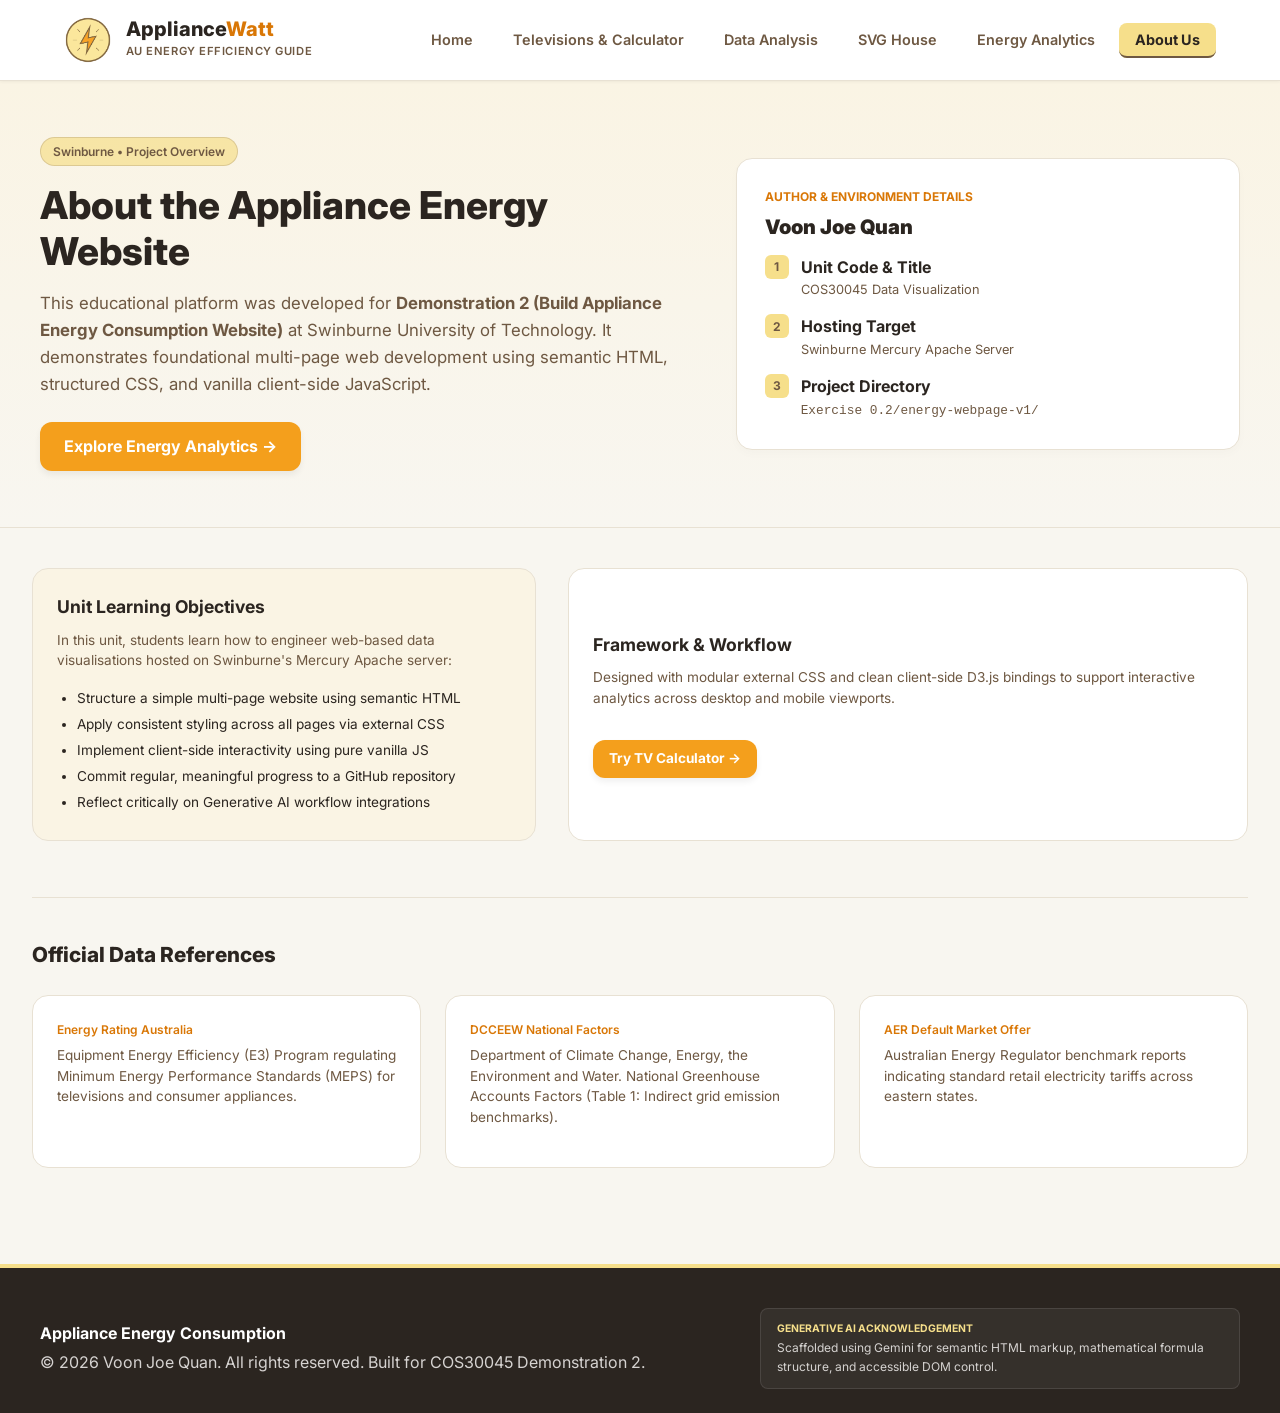
<file: Exercise 0.2/energy-webpage-v1/about.html>
<!DOCTYPE html>
<html lang="en">
<head>
  <meta charset="UTF-8">
  <meta name="viewport" content="width=device-width, initial-scale=1.0">
  <title>Appliance Energy Consumption - About Us</title>
  <link rel="stylesheet" href="css/styles.css">
  <script defer src="js/scripts.js"></script>
</head>
<body>

  <!-- Navigation Bar -->
  <header>
    <div class="navbar">
      <a href="index.html" class="nav-brand" title="Return to Home">
        <img src="images/PowerIcon.png" alt="Power Logo" class="brand-logo">
        <div class="brand-text">
          <span class="title">Appliance<span>Watt</span></span>
          <span class="subtitle">AU Energy Efficiency Guide</span>
        </div>
      </a>
      <ul class="nav-links">
        <li><a href="index.html">Home</a></li>
        <li><a href="televisions.html">Televisions &amp; Calculator</a></li>
        <li><a href="screen-analysis.html">Data Analysis</a></li>
        <li><a href="svg-house.html">SVG House</a></li>
        <li><a href="histogram.html">Energy Analytics</a></li>
        <li><a href="about.html" class="active">About Us</a></li>
      </ul>
    </div>
  </header>

  <!-- Hero Section -->
  <section class="hero-section">
    <div class="hero-wrapper">
      <div class="hero-left">
        <span class="badge">Swinburne • Project Overview</span>
        <h1>About the Appliance Energy Website</h1>
        <p>This educational platform was developed for <strong>Demonstration 2 (Build Appliance Energy Consumption Website)</strong> at Swinburne University of Technology. It demonstrates foundational multi-page web development using semantic HTML, structured CSS, and vanilla client-side JavaScript.</p>
        <a href="histogram.html" class="btn-primary">Explore Energy Analytics &rarr;</a>
      </div>

      <div class="hero-right">
        <div class="snapshot-card">
          <h3>Author &amp; Environment Details</h3>
          <div class="snapshot-headline" style="font-size: 1.25rem; margin-bottom: 0.75rem;">Voon Joe Quan</div>
          <div class="snapshot-list">
            <div class="snapshot-item">
              <span class="snapshot-num">1</span>
              <div>
                <strong>Unit Code &amp; Title</strong>
                <p>COS30045 Data Visualization</p>
              </div>
            </div>
            <div class="snapshot-item">
              <span class="snapshot-num">2</span>
              <div>
                <strong>Hosting Target</strong>
                <p>Swinburne Mercury Apache Server</p>
              </div>
            </div>
            <div class="snapshot-item">
              <span class="snapshot-num">3</span>
              <div>
                <strong>Project Directory</strong>
                <p><code>Exercise 0.2/energy-webpage-v1/</code></p>
              </div>
            </div>
          </div>
        </div>
      </div>
    </div>
  </section>

  <!-- Main Content Container -->
  <main class="container">
    <div class="calc-layout" style="margin-bottom: 3.5rem;">
      <div class="grid-card about-objectives-card">
        <h3 class="about-card-heading">Unit Learning Objectives</h3>
        <p class="about-card-desc">In this unit, students learn how to engineer web-based data visualisations hosted on Swinburne's Mercury Apache server:</p>
        <ul class="about-list">
          <li>Structure a simple multi-page website using semantic HTML</li>
          <li>Apply consistent styling across all pages via external CSS</li>
          <li>Implement client-side interactivity using pure vanilla JS</li>
          <li>Commit regular, meaningful progress to a GitHub repository</li>
          <li>Reflect critically on Generative AI workflow integrations</li>
        </ul>
      </div>

      <div class="grid-card" style="display: flex; flex-direction: column; justify-content: center;">
        <h3 class="about-card-heading">Framework &amp; Workflow</h3>
        <p class="about-card-desc">Designed with modular external CSS and clean client-side D3.js bindings to support interactive analytics across desktop and mobile viewports.</p>
        <div style="margin-top: 1rem;">
          <a href="televisions.html" class="btn-primary" style="padding: 0.5rem 1rem; font-size: 0.85rem;">Try TV Calculator &rarr;</a>
        </div>
      </div>
    </div>

    <div class="about-references-section">
      <h3 class="about-section-heading">Official Data References</h3>
      <div class="grid-3">
        <div class="grid-card">
          <span class="ref-title">Energy Rating Australia</span>
          <p class="ref-desc">Equipment Energy Efficiency (E3) Program regulating Minimum Energy Performance Standards (MEPS) for televisions and consumer appliances.</p>
        </div>
        <div class="grid-card">
          <span class="ref-title">DCCEEW National Factors</span>
          <p class="ref-desc">Department of Climate Change, Energy, the Environment and Water. National Greenhouse Accounts Factors (Table 1: Indirect grid emission benchmarks).</p>
        </div>
        <div class="grid-card">
          <span class="ref-title">AER Default Market Offer</span>
          <p class="ref-desc">Australian Energy Regulator benchmark reports indicating standard retail electricity tariffs across eastern states.</p>
        </div>
      </div>
    </div>
  </main>

  <!-- Footer -->
  <footer>
    <div class="footer-inner">
      <div>
        <div class="footer-brand">Appliance Energy Consumption</div>
        <p>&copy; <span id="currentYear">2026</span> Voon Joe Quan. All rights reserved. Built for COS30045 Demonstration 2.</p>
      </div>
      <div class="genai-box">
        <span class="genai-title">Generative AI Acknowledgement</span>
        <p>Scaffolded using Gemini for semantic HTML markup, mathematical formula structure, and accessible DOM control.</p>
      </div>
    </div>
  </footer>

</body>
</html>
</file>
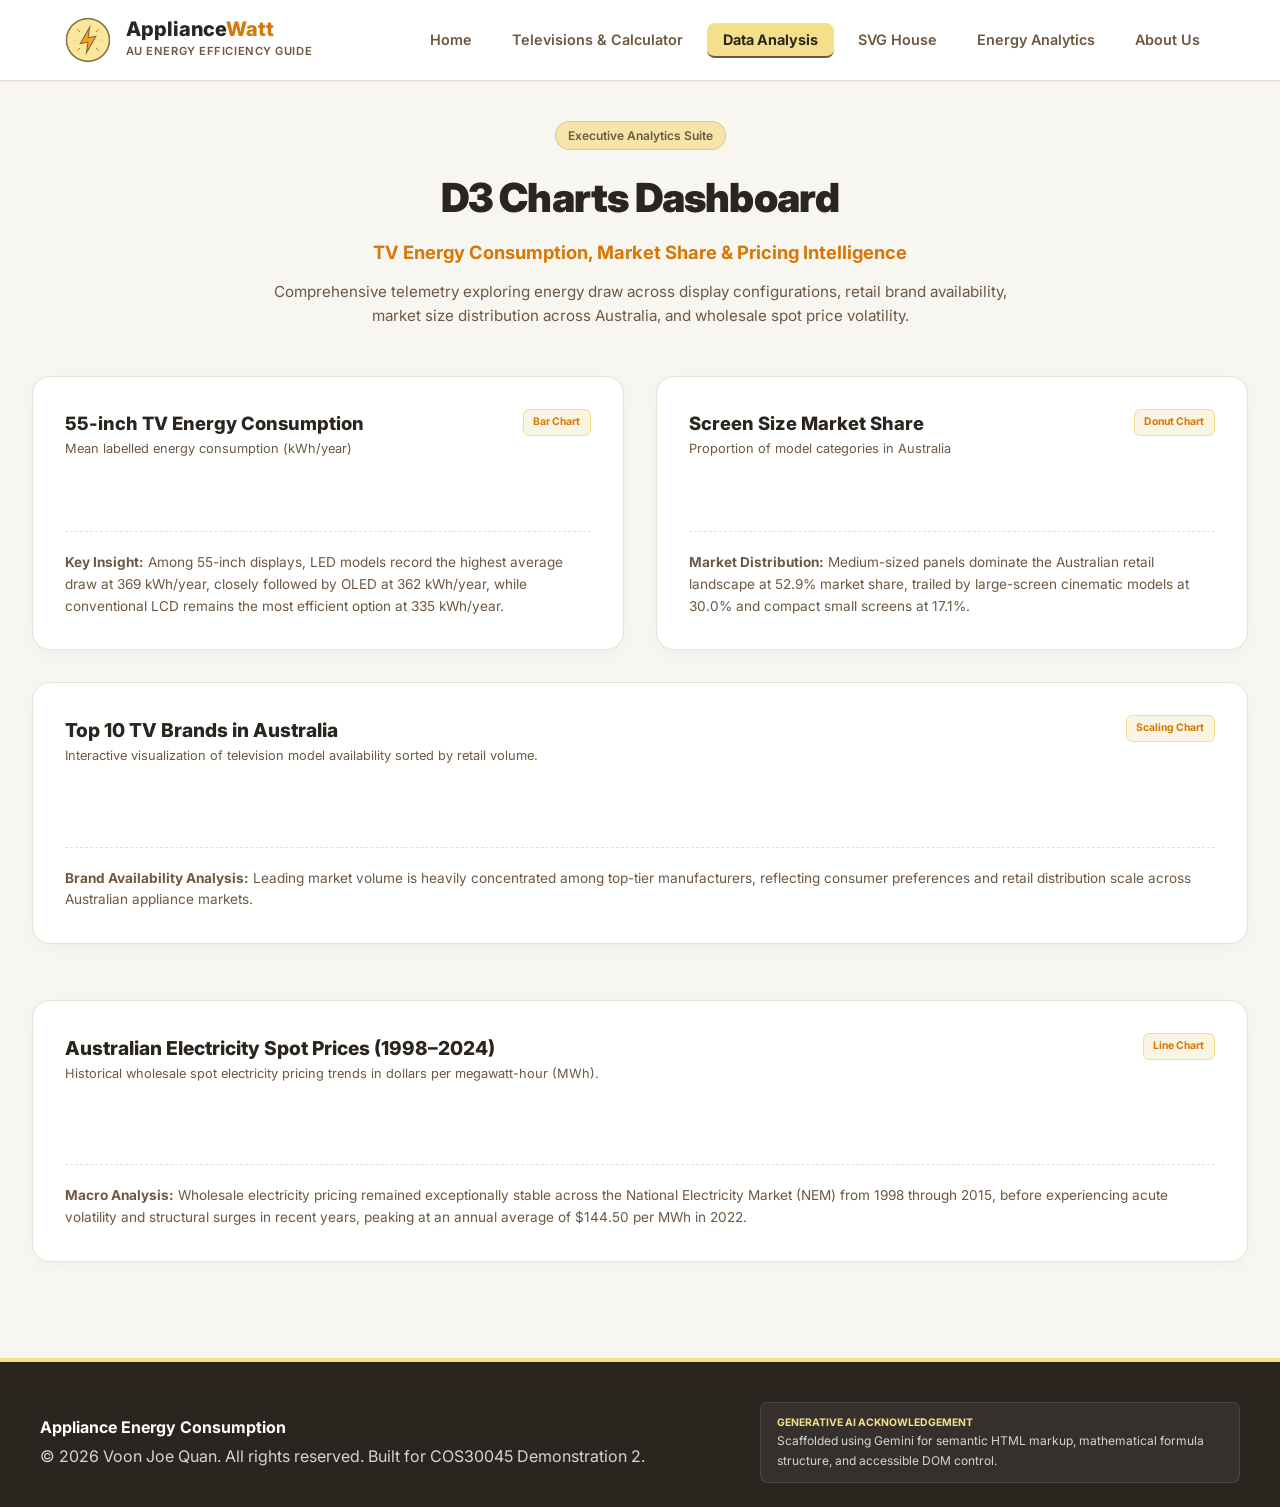
<file: Exercise 0.2/energy-webpage-v1/screen-analysis.html>
<!DOCTYPE html>
<html lang="en">
<head>
  <meta charset="UTF-8">
  <meta name="viewport" content="width=device-width, initial-scale=1.0">
  <title>Appliance Energy Consumption - Executive D3 Dashboard</title>
  <link rel="stylesheet" href="css/styles.css">

  <!-- 1. LOAD D3 FIRST -->
  <script src="https://d3js.org/d3.v7.min.js"></script>

  <!-- 2. LOAD ALL CHART SCRIPTS -->
  <script defer src="js/bar-chart.js"></script>
  <script defer src="js/line-chart.js"></script>
  <script defer src="js/donut-chart.js"></script>
  <script defer src="js/brand-chart.js"></script>
  <script defer src="js/scripts.js"></script>
</head>
<body>

  <!-- Navigation Bar -->
  <header>
    <div class="navbar">
      <a href="index.html" class="nav-brand" title="Return to Home">
        <img src="images/PowerIcon.png" alt="Power Logo" class="brand-logo">
        <div class="brand-text">
          <span class="title">Appliance<span>Watt</span></span>
          <span class="subtitle">AU Energy Efficiency Guide</span>
        </div>
      </a>
      <ul class="nav-links">
        <li><a href="index.html">Home</a></li>
        <li><a href="televisions.html">Televisions &amp; Calculator</a></li>
        <li><a href="screen-analysis.html" class="active">Data Analysis</a></li>
        <li><a href="svg-house.html">SVG House</a></li>
        <li><a href="histogram.html">Energy Analytics</a></li>
        <li><a href="about.html">About Us</a></li>
      </ul>
    </div>
  </header>

  <!-- Main Content Container -->
  <main class="container">
    
    <!-- Dashboard Header Section -->
    <div class="dashboard-header-wrapper">
      <span class="badge">Executive Analytics Suite</span>
      <h1 class="dashboard-title">D3 Charts Dashboard</h1>
      <p class="dashboard-subtitle">TV Energy Consumption, Market Share &amp; Pricing Intelligence</p>
      <p class="dashboard-desc">Comprehensive telemetry exploring energy draw across display configurations, retail brand availability, market size distribution across Australia, and wholesale spot price volatility.</p>
    </div>

    <!-- TOP ROW: Two-Column Grid (Bar Chart & Donut Chart) -->
    <div class="dashboard-grid-top">
      
      <!-- Card 1: Vertical Bar Chart -->
      <div class="dashboard-card">
        <div>
          <div class="card-top-row">
            <div>
              <h3 class="card-heading">55-inch TV Energy Consumption</h3>
              <p class="card-subtext">Mean labelled energy consumption (kWh/year)</p>
            </div>
            <span class="card-badge-pill">Bar Chart</span>
          </div>
          <div id="bar-chart" class="responsive-svg-container"></div>
        </div>
        <div class="card-commentary">
          <strong>Key Insight:</strong> Among 55-inch displays, LED models record the highest average draw at 369 kWh/year, closely followed by OLED at 362 kWh/year, while conventional LCD remains the most efficient option at 335 kWh/year.
        </div>
      </div>

      <!-- Card 2: Donut Chart -->
      <div class="dashboard-card">
        <div>
          <div class="card-top-row">
            <div>
              <h3 class="card-heading">Screen Size Market Share</h3>
              <p class="card-subtext">Proportion of model categories in Australia</p>
            </div>
            <span class="card-badge-pill">Donut Chart</span>
          </div>
          <div id="donut-chart" class="responsive-svg-container"></div>
        </div>
        <div class="card-commentary">
          <strong>Market Distribution:</strong> Medium-sized panels dominate the Australian retail landscape at 52.9% market share, trailed by large-screen cinematic models at 30.0% and compact small screens at 17.1%.
        </div>
      </div>

    </div>

    <!-- MIDDLE ROW: Full-Width Card (Top 10 TV Brands) -->
    <div class="dashboard-card-full">
      <div class="card-top-row">
        <div>
          <h3 class="card-heading" style="font-size: 1.2rem;">Top 10 TV Brands in Australia</h3>
          <p class="card-subtext">Interactive visualization of television model availability sorted by retail volume.</p>
        </div>
        <span class="card-badge-pill">Scaling Chart</span>
      </div>

      <div id="brand-bar-chart" class="responsive-svg-container"></div>

      <div class="card-commentary">
        <strong>Brand Availability Analysis:</strong> Leading market volume is heavily concentrated among top-tier manufacturers, reflecting consumer preferences and retail distribution scale across Australian appliance markets.
      </div>
    </div>

    <!-- BOTTOM ROW: Full-Width Card (Historical Line Chart) -->
    <div class="dashboard-card-full">
      <div class="card-top-row">
        <div>
          <h3 class="card-heading" style="font-size: 1.2rem;">Australian Electricity Spot Prices (1998–2024)</h3>
          <p class="card-subtext">Historical wholesale spot electricity pricing trends in dollars per megawatt-hour (MWh).</p>
        </div>
        <span class="card-badge-pill">Line Chart</span>
      </div>

      <div id="line-chart" class="responsive-svg-container"></div>

      <div class="card-commentary">
        <strong>Macro Analysis:</strong> Wholesale electricity pricing remained exceptionally stable across the National Electricity Market (NEM) from 1998 through 2015, before experiencing acute volatility and structural surges in recent years, peaking at an annual average of $144.50 per MWh in 2022.
      </div>
    </div>

  </main>

  <!-- Footer -->
  <footer>
    <div class="footer-inner">
      <div>
        <div class="footer-brand">Appliance Energy Consumption</div>
        <p>&copy; <span id="currentYear">2026</span> Voon Joe Quan. All rights reserved. Built for COS30045 Demonstration 2.</p>
      </div>
      <div class="genai-box">
        <span class="genai-title">Generative AI Acknowledgement</span>
        <p>Scaffolded using Gemini for semantic HTML markup, mathematical formula structure, and accessible DOM control.</p>
      </div>
    </div>
  </footer>

</body>
</html>
</file>
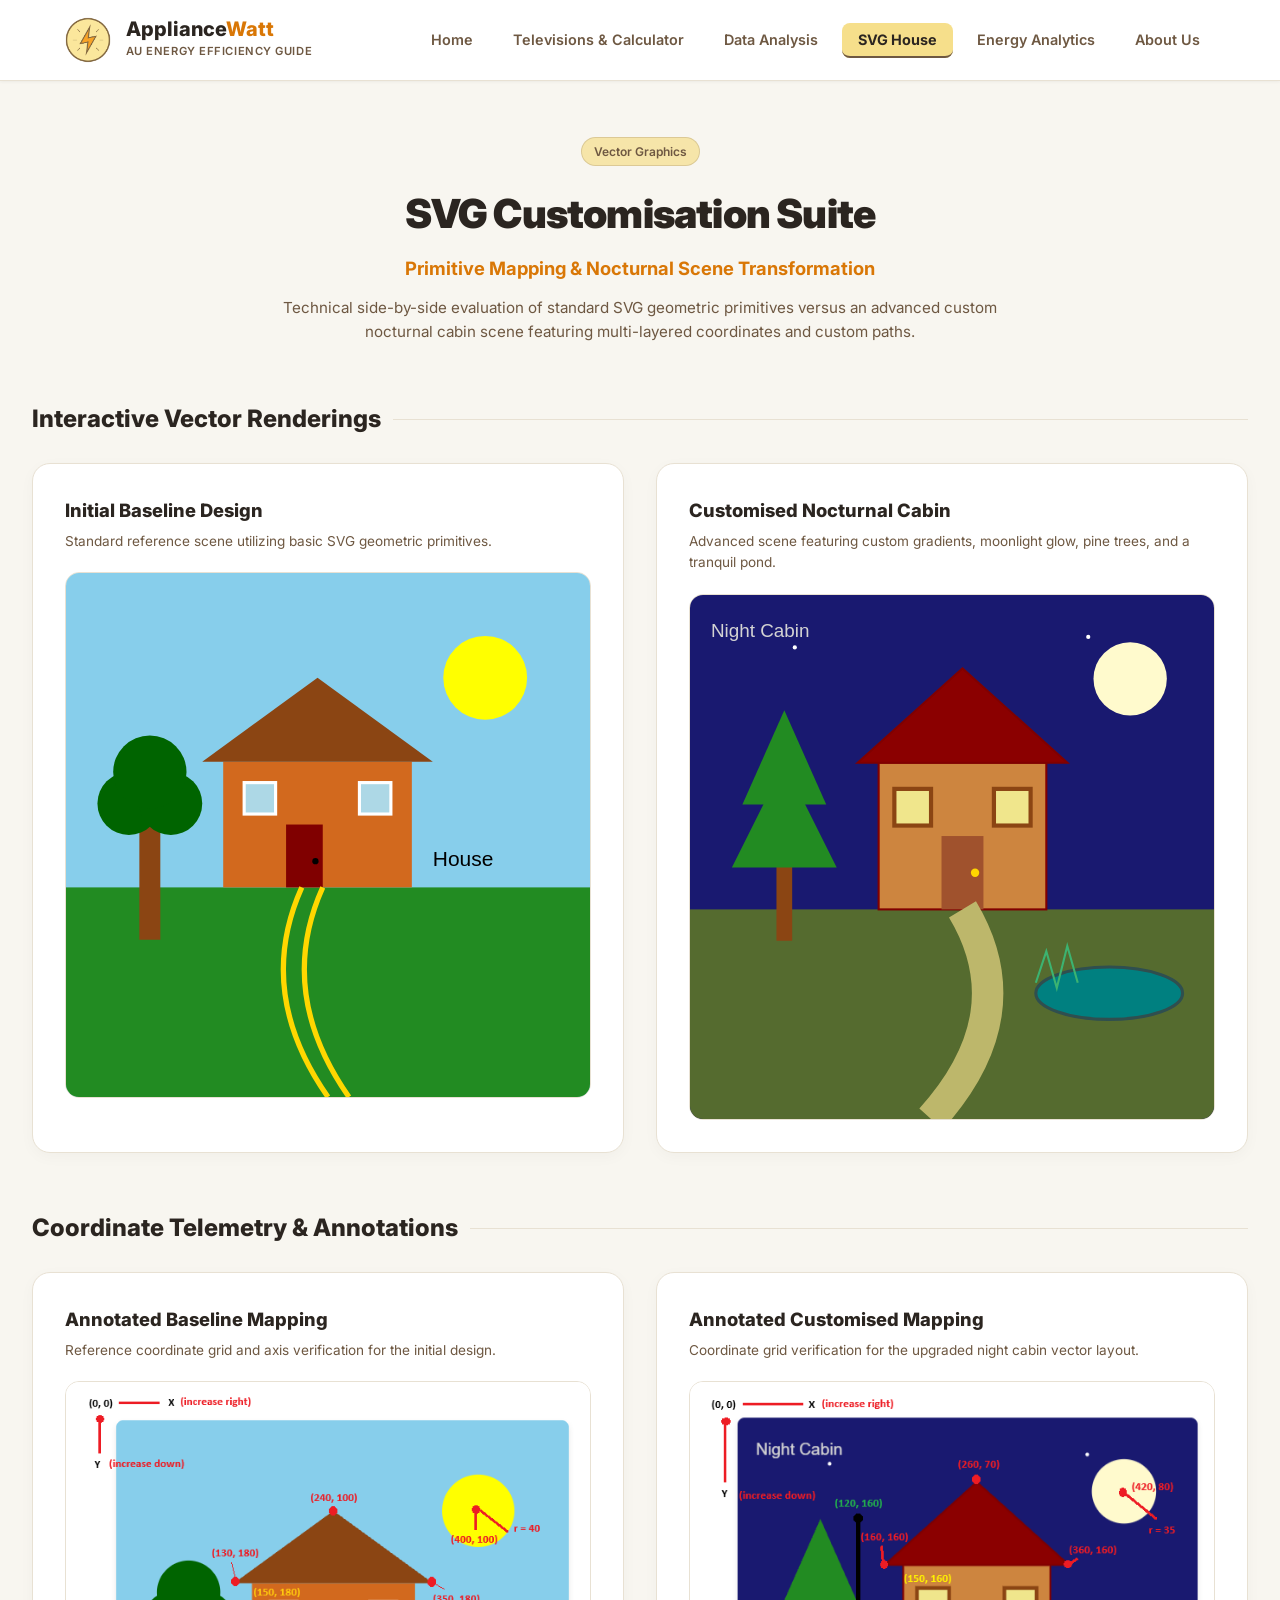
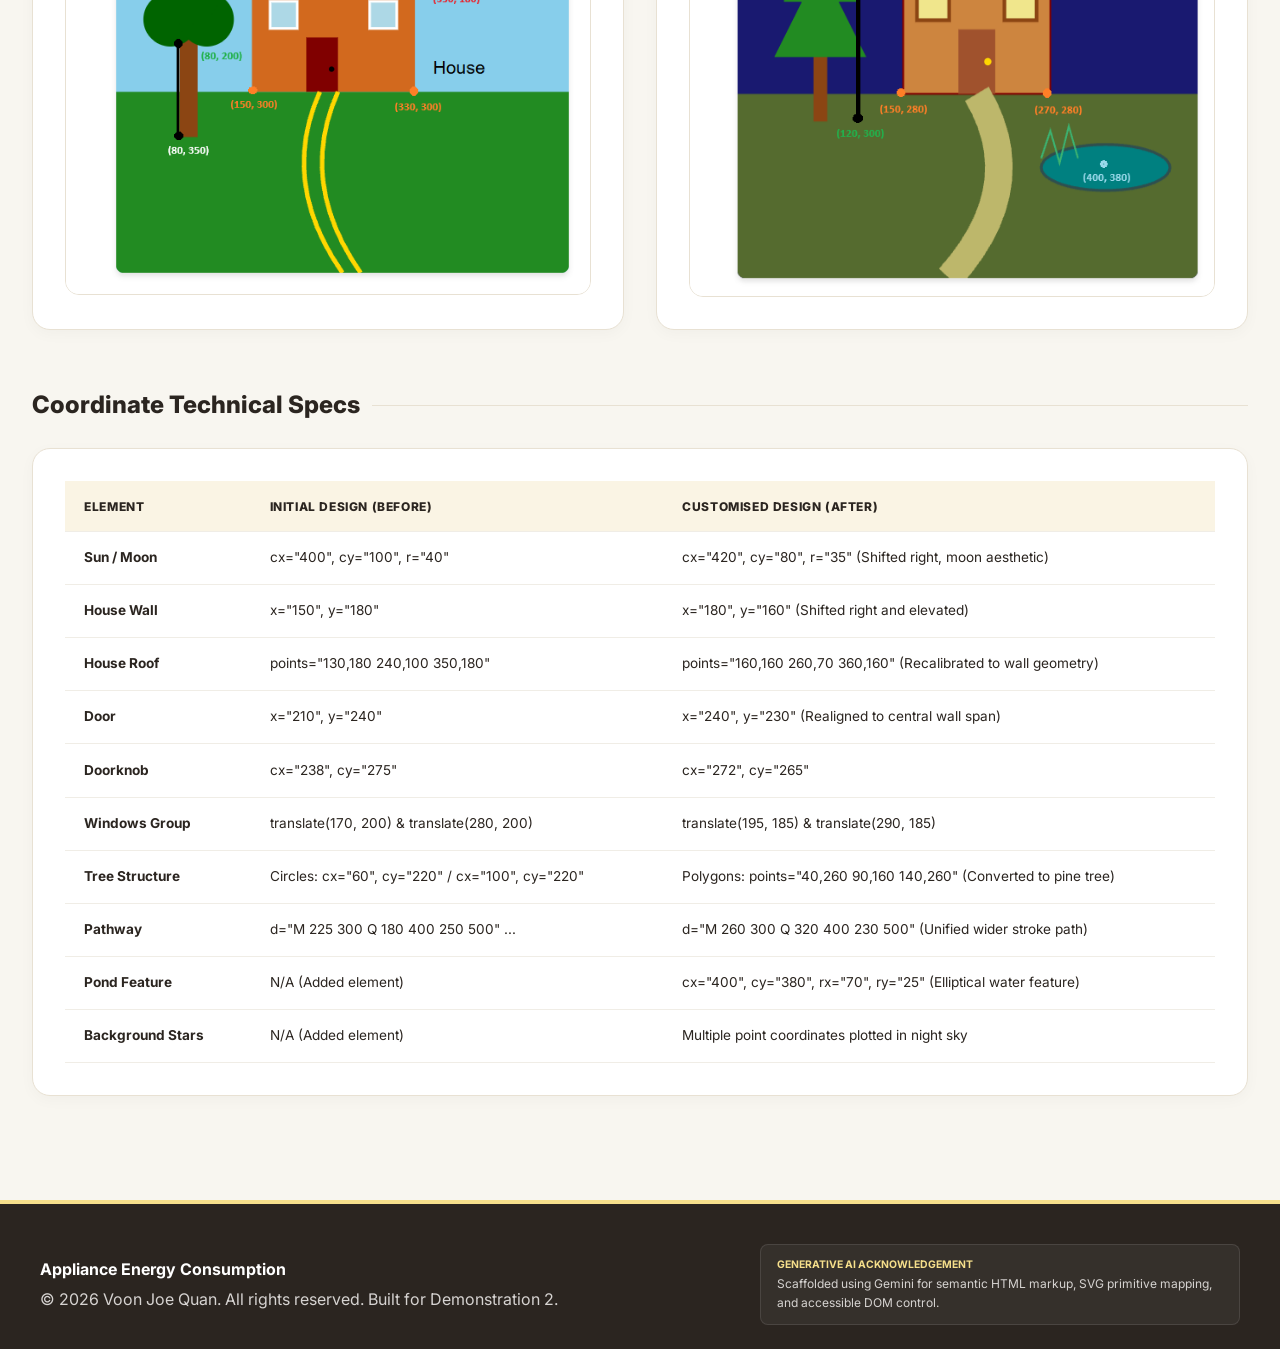
<file: Exercise 0.2/energy-webpage-v1/svg-house.html>
<!DOCTYPE html>
<html lang="en">
<head>
  <meta charset="UTF-8">
  <meta name="viewport" content="width=device-width, initial-scale=1.0">
  <title>Appliance Energy Consumption - SVG Customisation Suite</title>
  <link rel="stylesheet" href="css/styles.css">
</head>
<body>

  <!-- Navigation Bar -->
  <header>
    <div class="navbar">
      <a href="index.html" class="nav-brand" title="Return to Home">
        <img src="images/PowerIcon.png" alt="Power Logo" class="brand-logo">
        <div class="brand-text">
          <span class="title">Appliance<span>Watt</span></span>
          <span class="subtitle">AU Energy Efficiency Guide</span>
        </div>
      </a>
      <ul class="nav-links">
        <li><a href="index.html">Home</a></li>
        <li><a href="televisions.html">Televisions &amp; Calculator</a></li>
        <li><a href="screen-analysis.html">Data Analysis</a></li>
        <li><a href="svg-house.html" class="active">SVG House</a></li>
        <li><a href="histogram.html">Energy Analytics</a></li>
        <li><a href="about.html">About Us</a></li>
      </ul>
    </div>
  </header>

  <!-- Main Content Container -->
  <main class="container" style="padding-top: 3.5rem;">
    
    <!-- Page Header -->
    <div class="dashboard-header-wrapper">
      <span class="badge">Vector Graphics</span>
      <h1 class="dashboard-title">SVG Customisation Suite</h1>
      <p class="dashboard-subtitle">Primitive Mapping &amp; Nocturnal Scene Transformation</p>
      <p class="dashboard-desc">Technical side-by-side evaluation of standard SVG geometric primitives versus an advanced custom nocturnal cabin scene featuring multi-layered coordinates and custom paths.</p>
    </div>

    <!-- PART 1: LIVE SVGs -->
    <div class="svg-section-title"><span>Interactive Vector Renderings</span></div>
    <div class="svg-grid">
      
      <!-- BEFORE CARD -->
      <div class="svg-card">
        <h3>Initial Baseline Design</h3>
        <p>Standard reference scene utilizing basic SVG geometric primitives.</p>
        <div class="svg-media-wrapper">
          <svg viewBox="0 0 500 500" xmlns="http://www.w3.org/2000/svg">
            <rect width="500" height="500" fill="skyblue" />
            <rect y="300" width="500" height="200" fill="forestgreen" />
            <circle cx="400" cy="100" r="40" fill="yellow" />
            <line x1="80" y1="200" x2="80" y2="350" stroke="saddlebrown" stroke-width="20" />
            <circle cx="60" cy="220" r="30" fill="darkgreen" />
            <circle cx="100" cy="220" r="30" fill="darkgreen" />
            <circle cx="80" cy="190" r="35" fill="darkgreen" />
            <rect x="150" y="180" width="180" height="120" fill="chocolate" />
            <polygon points="130,180 240,100 350,180" fill="saddlebrown" />
            <rect x="210" y="240" width="35" height="60" fill="maroon" />
            <circle cx="238" cy="275" r="3" fill="black" />
            <g fill="lightblue" stroke="white" stroke-width="3">
              <rect width="30" height="30" transform="translate(170, 200)" />
              <rect width="30" height="30" transform="translate(280, 200)" />
            </g>
            <path d="M 225 300 Q 180 400 250 500" stroke="gold" stroke-width="5" fill="none" />
            <path d="M 245 300 Q 200 400 270 500" stroke="gold" stroke-width="5" fill="none" />
            <text x="350" y="280" font-family="Arial" font-size="20" fill="black">House</text>
          </svg>
        </div>
      </div>

      <!-- AFTER CARD -->
      <div class="svg-card">
        <h3>Customised Nocturnal Cabin</h3>
        <p>Advanced scene featuring custom gradients, moonlight glow, pine trees, and a tranquil pond.</p>
        <div class="svg-media-wrapper">
          <svg viewBox="0 0 500 500" xmlns="http://www.w3.org/2000/svg">
            <rect width="500" height="500" fill="midnightblue" />
            <circle cx="100" cy="50" r="2" fill="white" />
            <circle cx="250" cy="90" r="1.5" fill="white" />
            <circle cx="380" cy="40" r="2" fill="white" />
            <circle cx="420" cy="80" r="35" fill="lemonchiffon" />
            <rect y="300" width="500" height="200" fill="darkolivegreen" />
            <ellipse cx="400" cy="380" rx="70" ry="25" fill="teal" stroke="darkslategray" stroke-width="3" />
            <line x1="90" y1="200" x2="90" y2="330" stroke="saddlebrown" stroke-width="15" />
            <polygon points="40,260 90,160 140,260" fill="forestgreen" />
            <polygon points="50,200 90,110 130,200" fill="forestgreen" />
            <rect x="180" y="160" width="160" height="140" fill="peru" stroke="maroon" stroke-width="2" />
            <polygon points="160,160 260,70 360,160" fill="darkred" stroke="maroon" stroke-width="2" />
            <rect x="240" y="230" width="40" height="70" fill="sienna" />
            <circle cx="272" cy="265" r="4" fill="gold" />
            <g fill="khaki" stroke="saddlebrown" stroke-width="4">
              <rect width="35" height="35" transform="translate(195, 185)" />
              <rect width="35" height="35" transform="translate(290, 185)" />
            </g>
            <path d="M 260 300 Q 320 400 230 500" stroke="darkkhaki" stroke-width="30" fill="none" />
            <polyline points="330,370 340,340 350,375 360,335 370,370" fill="none" stroke="mediumseagreen" stroke-width="2" />
            <text x="20" y="40" font-family="sans-serif" font-size="18" fill="lightgray">Night Cabin</text>
          </svg>
        </div>
      </div>

    </div>

    <!-- PART 2: ANNOTATED SCREENSHOTS -->
    <div class="svg-section-title"><span>Coordinate Telemetry &amp; Annotations</span></div>
    <div class="svg-grid">
      
      <!-- BEFORE IMAGE CARD -->
      <div class="svg-card">
        <h3>Annotated Baseline Mapping</h3>
        <p>Reference coordinate grid and axis verification for the initial design.</p>
        <div class="svg-media-wrapper">
          <img src="images/Before.png" alt="Coordinate Annotations Before">
        </div>
      </div>

      <!-- AFTER IMAGE CARD -->
      <div class="svg-card">
        <h3>Annotated Customised Mapping</h3>
        <p>Coordinate grid verification for the upgraded night cabin vector layout.</p>
        <div class="svg-media-wrapper">
          <img src="images/After.png" alt="Coordinate Annotations After">
        </div>
      </div>

    </div>

    <!-- PART 3: COORDINATE TABLE -->
    <div class="svg-section-title"><span>Coordinate Technical Specs</span></div>
    <div class="coord-table-card">
      <table class="coord-table">
        <thead>
          <tr>
            <th>Element</th>
            <th>Initial Design (Before)</th>
            <th>Customised Design (After)</th>
          </tr>
        </thead>
        <tbody>
          <tr>
            <td><strong>Sun / Moon</strong></td>
            <td>cx="400", cy="100", r="40"</td>
            <td>cx="420", cy="80", r="35" (Shifted right, moon aesthetic)</td>
          </tr>
          <tr>
            <td><strong>House Wall</strong></td>
            <td>x="150", y="180"</td>
            <td>x="180", y="160" (Shifted right and elevated)</td>
          </tr>
          <tr>
            <td><strong>House Roof</strong></td>
            <td>points="130,180 240,100 350,180"</td>
            <td>points="160,160 260,70 360,160" (Recalibrated to wall geometry)</td>
          </tr>
          <tr>
            <td><strong>Door</strong></td>
            <td>x="210", y="240"</td>
            <td>x="240", y="230" (Realigned to central wall span)</td>
          </tr>
          <tr>
            <td><strong>Doorknob</strong></td>
            <td>cx="238", cy="275"</td>
            <td>cx="272", cy="265"</td>
          </tr>
          <tr>
            <td><strong>Windows Group</strong></td>
            <td>translate(170, 200) & translate(280, 200)</td>
            <td>translate(195, 185) & translate(290, 185)</td>
          </tr>
          <tr>
            <td><strong>Tree Structure</strong></td>
            <td>Circles: cx="60", cy="220" / cx="100", cy="220"</td>
            <td>Polygons: points="40,260 90,160 140,260" (Converted to pine tree)</td>
          </tr>
          <tr>
            <td><strong>Pathway</strong></td>
            <td>d="M 225 300 Q 180 400 250 500" ...</td>
            <td>d="M 260 300 Q 320 400 230 500" (Unified wider stroke path)</td>
          </tr>
          <tr>
            <td><strong>Pond Feature</strong></td>
            <td>N/A (Added element)</td>
            <td>cx="400", cy="380", rx="70", ry="25" (Elliptical water feature)</td>
          </tr>
          <tr>
            <td><strong>Background Stars</strong></td>
            <td>N/A (Added element)</td>
            <td>Multiple point coordinates plotted in night sky</td>
          </tr>
        </tbody>
      </table>
    </div>

  </main>

  <!-- Footer -->
  <footer>
    <div class="footer-inner">
      <div>
        <div class="footer-brand">Appliance Energy Consumption</div>
        <p>&copy; <span id="currentYear">2026</span> Voon Joe Quan. All rights reserved. Built for Demonstration 2.</p>
      </div>
      <div class="genai-box">
        <span class="genai-title">Generative AI Acknowledgement</span>
        <p>Scaffolded using Gemini for semantic HTML markup, SVG primitive mapping, and accessible DOM control.</p>
      </div>
    </div>
  </footer>

</body>
</html>
</file>
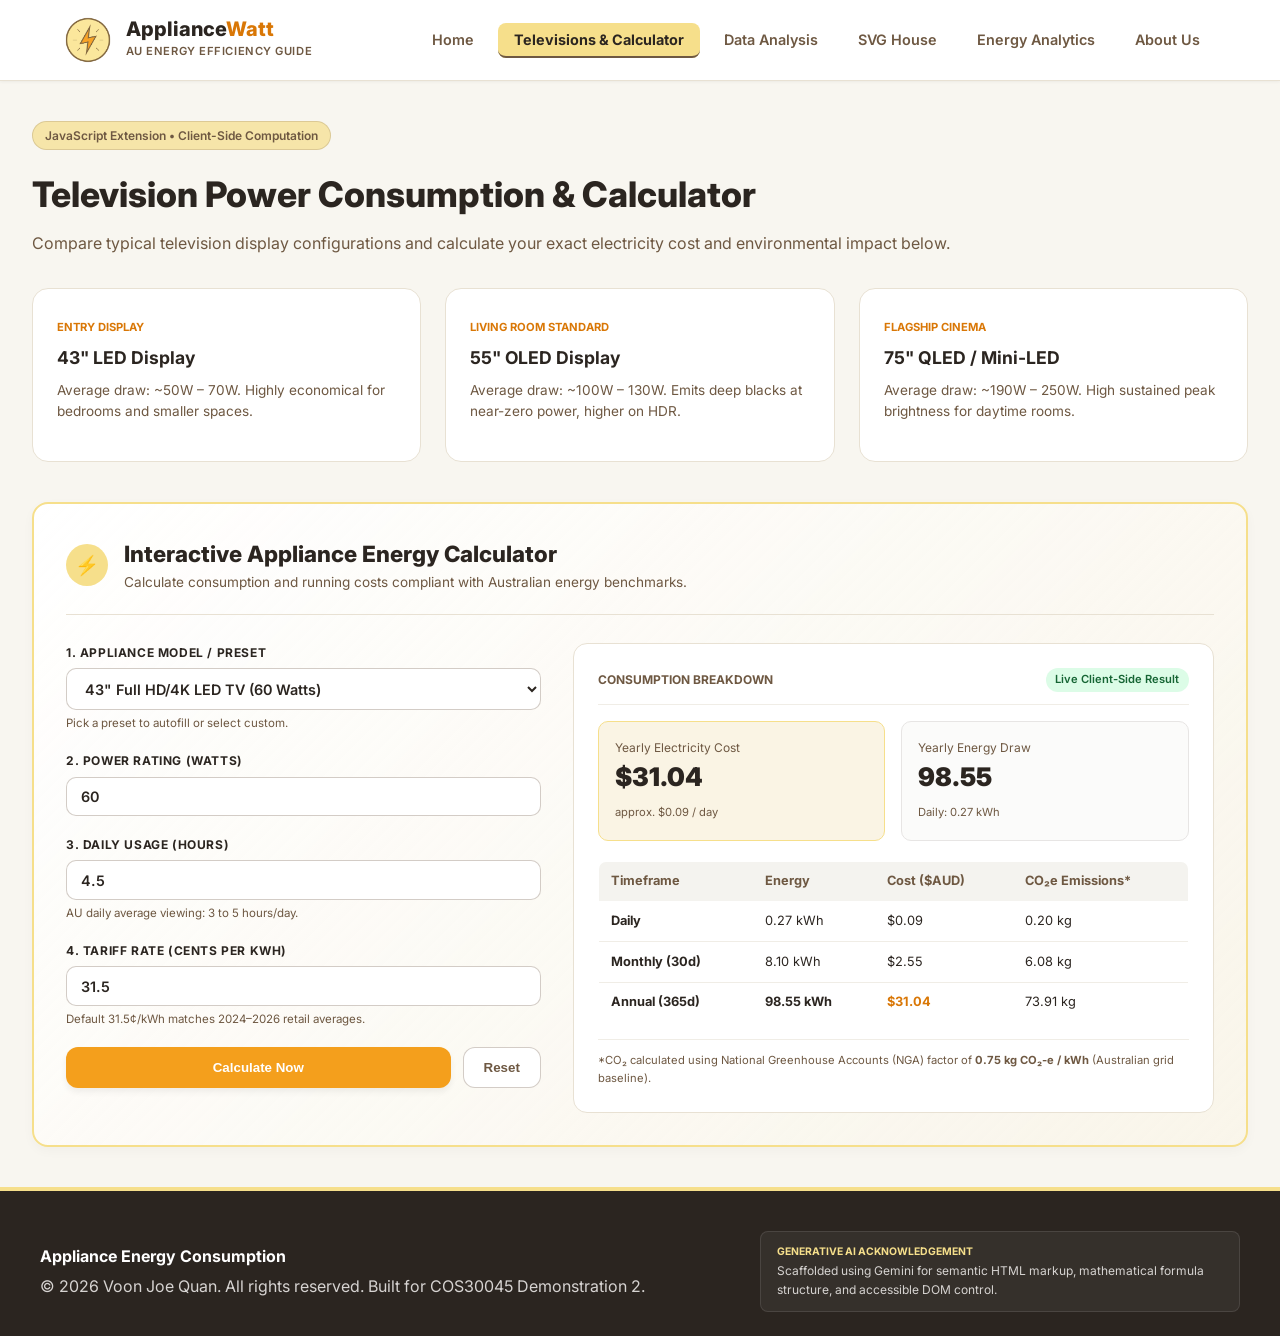
<file: Exercise 0.2/energy-webpage-v1/televisions.html>
<!DOCTYPE html>
<html lang="en">
<head>
  <meta charset="UTF-8">
  <meta name="viewport" content="width=device-width, initial-scale=1.0">
  <title>Appliance Energy Consumption - Televisions &amp; Calculator</title>
  <link rel="stylesheet" href="css/styles.css">

  <!-- 1. LOAD D3 FIRST -->
  <script src="https://d3js.org/d3.v7.min.js"></script>

  <!-- 2. THEN LOAD YOUR CUSTOM SCRIPTS -->
  <script defer src="js/brand-chart.js"></script> <!-- Link the new chart script -->
  <script defer src="js/bar-chart.js"></script>   <!-- Keep your vertical bar chart script if it's here too -->
  <script defer src="js/scripts.js"></script>
</head>
<body>

  <header>
    <div class="navbar">
      <a href="index.html" class="nav-brand" title="Return to Home">
        <img src="images/PowerIcon.png" alt="Power Logo" class="brand-logo">
        <div class="brand-text">
          <span class="title">Appliance<span>Watt</span></span>
          <span class="subtitle">AU Energy Efficiency Guide</span>
        </div>
      </a>
      <ul class="nav-links">
        <li><a href="index.html">Home</a></li>
        <li><a href="televisions.html" class="active">Televisions &amp; Calculator</a></li>
        <li><a href="screen-analysis.html">Data Analysis</a></li>
        <li><a href="svg-house.html">SVG House</a></li>
        <li><a href="histogram.html">Energy Analytics</a></li>
        <li><a href="about.html">About Us</a></li>
      </ul>
    </div>
  </header>

  <main class="container">
    <span class="badge">JavaScript Extension • Client-Side Computation</span>
    <h1 style="font-size:2.2rem; font-weight:800; margin-bottom: 0.5rem;">Television Power Consumption &amp; Calculator</h1>
    <p style="color:var(--color-brown); margin-bottom: 2rem;">Compare typical television display configurations and calculate your exact electricity cost and environmental impact below.</p>

    <!-- TV Display Presets Reference Cards -->
    <div class="grid-3" style="margin-bottom: 2.5rem;">
      <div class="grid-card">
        <span style="font-size:0.7rem; font-weight:700; color:var(--color-darkamber); text-transform:uppercase;">Entry Display</span>
        <h3 style="margin-top:0.35rem;">43" LED Display</h3>
        <p>Average draw: ~50W – 70W. Highly economical for bedrooms and smaller spaces.</p>
      </div>
      <div class="grid-card">
        <span style="font-size:0.7rem; font-weight:700; color:var(--color-darkamber); text-transform:uppercase;">Living Room Standard</span>
        <h3 style="margin-top:0.35rem;">55" OLED Display</h3>
        <p>Average draw: ~100W – 130W. Emits deep blacks at near-zero power, higher on HDR.</p>
      </div>
      <div class="grid-card">
        <span style="font-size:0.7rem; font-weight:700; color:var(--color-darkamber); text-transform:uppercase;">Flagship Cinema</span>
        <h3 style="margin-top:0.35rem;">75" QLED / Mini-LED</h3>
        <p>Average draw: ~190W – 250W. High sustained peak brightness for daytime rooms.</p>
      </div>
    </div>

    <!-- Interactive Calculator (Extension Challenge) -->
    <div class="calculator-box">
      <div class="calculator-header">
        <div class="calc-icon">⚡</div>
        <div>
          <h2 style="font-size:1.4rem; font-weight:800;">Interactive Appliance Energy Calculator</h2>
          <p style="font-size:0.85rem; color:var(--color-brown);">Calculate consumption and running costs compliant with Australian energy benchmarks.</p>
        </div>
      </div>

      <div class="calc-layout">
        <!-- Input Form -->
        <form id="calculatorForm" novalidate>
          <div class="form-group">
            <label for="tvPreset">1. Appliance Model / Preset</label>
            <select id="tvPreset">
              <option value="43led" selected>43" Full HD/4K LED TV (60 Watts)</option>
              <option value="55oled">55" 4K OLED TV (115 Watts)</option>
              <option value="65uhd">65" 4K UHD LED TV (150 Watts)</option>
              <option value="75qled">75" Neo QLED / Mini-LED (210 Watts)</option>
              <option value="custom">-- Custom Wattage Entry --</option>
            </select>
            <span class="field-msg">Pick a preset to autofill or select custom.</span>
          </div>

          <div class="form-group">
            <label for="powerWatts">2. Power Rating (Watts)</label>
            <input type="number" id="powerWatts" value="60" min="1" max="10000" required>
            <span class="field-error" id="powerError">Please enter a valid wattage between 1 and 10,000 W.</span>
          </div>

          <div class="form-group">
            <label for="hoursPerDay">3. Daily Usage (Hours)</label>
            <input type="number" id="hoursPerDay" value="4.5" min="0.1" max="24" step="0.5" required>
            <span class="field-msg">AU daily average viewing: 3 to 5 hours/day.</span>
            <span class="field-error" id="hoursError">Usage must be between 0.1 and 24 hours.</span>
          </div>

          <div class="form-group">
            <label for="electricityTariff">4. Tariff Rate (Cents per kWh)</label>
            <input type="number" id="electricityTariff" value="31.5" min="1" max="200" step="0.1" required>
            <span class="field-msg">Default 31.5¢/kWh matches 2024–2026 retail averages.</span>
            <span class="field-error" id="tariffError">Tariff must be a positive number.</span>
          </div>

          <div class="btn-group">
            <button type="submit" class="btn-primary" style="flex:1;">Calculate Now</button>
            <button type="button" id="btnReset" class="btn-reset">Reset</button>
          </div>
        </form>

        <!-- Dynamic Results Panel -->
        <div class="results-card">
          <div>
            <div class="results-badge-bar">
              <span style="font-size:0.75rem; font-weight:700; text-transform:uppercase; color:var(--color-brown);">Consumption Breakdown</span>
              <span class="live-pill">Live Client-Side Result</span>
            </div>

            <div class="metrics-row">
              <div class="metric-highlight">
                <span class="label">Yearly Electricity Cost</span>
                <div class="value" id="resultYearlyCost">$31.04</div>
                <span style="font-size:0.7rem; color:var(--color-brown);" id="resultDailyCost">approx. $0.09 / day</span>
              </div>
              <div class="metric-highlight alt">
                <span class="label">Yearly Energy Draw</span>
                <div class="value" id="resultYearlyKwh">98.55</div>
                <span style="font-size:0.7rem; color:var(--color-brown);" id="resultDailyKwh">Daily: 0.27 kWh</span>
              </div>
            </div>

            <table class="data-table">
              <thead>
                <tr>
                  <th>Timeframe</th>
                  <th>Energy</th>
                  <th>Cost ($AUD)</th>
                  <th>CO₂e Emissions*</th>
                </tr>
              </thead>
              <tbody>
                <tr>
                  <td><strong>Daily</strong></td>
                  <td id="tableDailyKwh">0.27 kWh</td>
                  <td id="tableDailyCost">$0.09</td>
                  <td id="tableDailyCo2">0.20 kg</td>
                </tr>
                <tr>
                  <td><strong>Monthly (30d)</strong></td>
                  <td id="tableMonthlyKwh">8.10 kWh</td>
                  <td id="tableMonthlyCost">$2.55</td>
                  <td id="tableMonthlyCo2">6.08 kg</td>
                </tr>
                <tr>
                  <td><strong>Annual (365d)</strong></td>
                  <td id="tableYearlyKwh" style="font-weight:700;">98.55 kWh</td>
                  <td id="tableYearlyCost" style="font-weight:700; color:var(--color-darkamber);">$31.04</td>
                  <td id="tableYearlyCo2">73.91 kg</td>
                </tr>
              </tbody>
            </table>
          </div>

          <div class="footnote">
            *CO₂ calculated using National Greenhouse Accounts (NGA) factor of <strong>0.75 kg CO₂-e / kWh</strong> (Australian grid baseline).
          </div>
        </div>
      </div>
    </div>
  </main>

  <footer>
    <div class="footer-inner">
      <div>
        <div class="footer-brand">Appliance Energy Consumption</div>
        <p>&copy; <span id="currentYear">2026</span> Voon Joe Quan. All rights reserved. Built for COS30045 Demonstration 2.</p>
      </div>
      <div class="genai-box">
        <span class="genai-title">Generative AI Acknowledgement</span>
        <p>Scaffolded using Gemini for semantic HTML markup, mathematical formula structure, and accessible DOM control.</p>
      </div>
    </div>
  </footer>

</body>
</html>
</file>
<file: Exercise 3/css/styles.css>
@import url('https://fonts.googleapis.com/css2?family=Inter:wght@300;400;500;600;700;800&display=swap');

:root {
  --bg-main: #F8F6F0;
  --bg-card: #FFFFFF;
  --bg-pale: #FAF4E4;
  --bg-inner: #FFFDF9;
  --color-yellow: #F6DF8B;
  --color-amber: #F49F1C;
  --color-darkamber: #D97706;
  --color-brown: #6E5842;
  --color-dark: #2B2520;
  --color-border: #E8E1D3;
  --color-error: #e11d48;
}

* {
  box-sizing: border-box;
  margin: 0;
  padding: 0;
}

body {
  font-family: 'Inter', sans-serif;
  background-color: var(--bg-main);
  color: var(--color-dark);
  line-height: 1.6;
  min-height: 100vh;
  display: flex;
  flex-direction: column;
}

/* Header & Navigation */
header {
  position: sticky;
  top: 0;
  z-index: 40;
  background-color: rgba(255, 255, 255, 0.95);
  backdrop-filter: blur(8px);
  border-bottom: 1px solid var(--color-border);
  box-shadow: 0 1px 3px rgba(0, 0, 0, 0.05);
}

.navbar {
  max-width: 1200px;
  margin: 0 auto;
  padding: 1rem 1.5rem;
  display: flex;
  align-items: center;
  justify-content: space-between;
}

.nav-brand {
  display: flex;
  align-items: center;
  gap: 0.85rem;
  text-decoration: none;
}

.brand-logo {
  width: 48px;
  height: 48px;
  object-fit: contain;
  transition: transform 0.3s ease;
}

.nav-brand:hover .brand-logo {
  transform: scale(1.06);
}

.brand-text .title {
  display: block;
  font-size: 1.25rem;
  font-weight: 800;
  color: var(--color-dark);
  line-height: 1;
}

.brand-text .title span {
  color: var(--color-darkamber);
}

.brand-text .subtitle {
  display: block;
  font-size: 0.7rem;
  font-weight: 600;
  letter-spacing: 0.05em;
  text-transform: uppercase;
  color: var(--color-brown);
  margin-top: 4px;
}

.nav-links {
  list-style: none;
  display: flex;
  gap: 0.5rem;
}

.nav-links a {
  text-decoration: none;
  font-size: 0.9rem;
  font-weight: 600;
  color: var(--color-brown);
  padding: 0.5rem 1rem;
  border-radius: 8px;
  transition: all 0.2s ease;
}

.nav-links a:hover {
  background-color: rgba(246, 223, 139, 0.5);
  color: var(--color-dark);
}

.nav-links a.active {
  background-color: var(--color-yellow);
  color: var(--color-dark);
  border-bottom: 2px solid var(--color-brown);
  font-weight: 700;
}

/* Layout Container */
.container {
  max-width: 1200px;
  margin: 0 auto;
  padding: 2.5rem 1.5rem;
  flex: 1;
  width: 100%;
}

/* Hero Section */
.hero-section {
  background: linear-gradient(to bottom, #FAF4E4, #F8F6F0);
  border-bottom: 1px solid var(--color-border);
  padding: 3.5rem 1.5rem;
}

.hero-wrapper {
  max-width: 1200px;
  margin: 0 auto;
  display: grid;
  grid-template-columns: 1.3fr 1fr;
  gap: 2.5rem;
  align-items: center;
}

@media (max-width: 900px) {
  .hero-wrapper {
    grid-template-columns: 1fr;
  }
}

.badge {
  display: inline-block;
  padding: 0.25rem 0.75rem;
  border-radius: 9999px;
  background-color: rgba(246, 223, 139, 0.7);
  border: 1px solid rgba(110, 88, 66, 0.2);
  color: var(--color-brown);
  font-size: 0.75rem;
  font-weight: 600;
  margin-bottom: 1rem;
}

.hero-left h1 {
  font-size: 2.4rem;
  font-weight: 800;
  line-height: 1.2;
  color: var(--color-dark);
  margin-bottom: 1rem;
}

.hero-left p {
  font-size: 1.05rem;
  color: var(--color-brown);
  line-height: 1.6;
  margin-bottom: 1.5rem;
}

.btn-primary {
  display: inline-block;
  padding: 0.75rem 1.5rem;
  background-color: var(--color-amber);
  color: #fff;
  font-weight: 700;
  border-radius: 12px;
  text-decoration: none;
  border: none;
  cursor: pointer;
  box-shadow: 0 4px 6px rgba(0,0,0,0.06);
  transition: all 0.2s ease;
}

.btn-primary:hover {
  background-color: var(--color-darkamber);
}

/* Infographic Snapshot Card */
.snapshot-card {
  background: var(--bg-card);
  border-radius: 16px;
  padding: 1.75rem;
  border: 1px solid var(--color-border);
  box-shadow: 0 4px 10px rgba(0,0,0,0.02);
}

.snapshot-card h3 {
  font-size: 0.75rem;
  font-weight: 700;
  text-transform: uppercase;
  color: var(--color-darkamber);
  margin-bottom: 0.25rem;
}

.snapshot-headline {
  font-size: 1.6rem;
  font-weight: 900;
  color: var(--color-dark);
  margin-bottom: 1rem;
}

.snapshot-list {
  display: flex;
  flex-direction: column;
  gap: 0.85rem;
}

.snapshot-item {
  display: flex;
  gap: 0.75rem;
  align-items: flex-start;
}

.snapshot-num {
  width: 24px;
  height: 24px;
  border-radius: 6px;
  background-color: var(--color-yellow);
  color: var(--color-brown);
  display: flex;
  align-items: center;
  justify-content: center;
  font-size: 0.75rem;
  font-weight: 700;
  flex-shrink: 0;
}

.snapshot-item p {
  font-size: 0.8rem;
  color: var(--color-brown);
}

/* Feature 3-Grid */
.section-header {
  text-align: center;
  max-width: 650px;
  margin: 0 auto 2.5rem;
}

.section-header h2 {
  font-size: 1.85rem;
  font-weight: 800;
}

.section-header p {
  font-size: 0.95rem;
  color: var(--color-brown);
  margin-top: 0.5rem;
}

.grid-3 {
  display: grid;
  grid-template-columns: repeat(auto-fit, minmax(280px, 1fr));
  gap: 1.5rem;
  margin-bottom: 3.5rem;
}

.grid-card {
  background: var(--bg-card);
  border: 1px solid var(--color-border);
  border-radius: 16px;
  padding: 1.5rem;
  transition: border-color 0.2s;
}

.grid-card:hover {
  border-color: var(--color-amber);
}

.grid-card-icon {
  width: 44px;
  height: 44px;
  border-radius: 12px;
  background-color: var(--color-yellow);
  display: flex;
  align-items: center;
  justify-content: center;
  font-size: 1.25rem;
  margin-bottom: 1rem;
}

.grid-card h3 {
  font-size: 1.1rem;
  font-weight: 700;
  margin-bottom: 0.5rem;
}

.grid-card p {
  font-size: 0.85rem;
  color: var(--color-brown);
  line-height: 1.5;
  margin-bottom: 1rem;
}

.grid-card span {
  font-size: 0.75rem;
  font-weight: 600;
  color: var(--color-darkamber);
}

/* FAQ Accordion Section */
.accordion-wrapper {
  background-color: var(--bg-pale);
  border-top: 1px solid var(--color-border);
  padding: 3.5rem 1.5rem;
}

.accordion-container {
  max-width: 800px;
  margin: 0 auto;
}

.faq-list {
  display: flex;
  flex-direction: column;
  gap: 0.75rem;
  margin-top: 2rem;
}

.faq-item {
  background: var(--bg-card);
  border: 1px solid var(--color-border);
  border-radius: 12px;
  overflow: hidden;
}

.faq-toggle {
  width: 100%;
  padding: 1.15rem 1.25rem;
  text-align: left;
  background: none;
  border: none;
  font-size: 0.95rem;
  font-weight: 700;
  color: var(--color-dark);
  display: flex;
  justify-content: space-between;
  align-items: center;
  cursor: pointer;
}

.faq-toggle:hover {
  background-color: rgba(246, 223, 139, 0.2);
}

.accordion-chevron {
  transition: transform 0.3s ease;
  font-size: 0.8rem;
  color: var(--color-brown);
}

.faq-toggle.active .accordion-chevron {
  transform: rotate(180deg);
}

.accordion-content {
  max-height: 0;
  overflow: hidden;
  transition: max-height 0.35s ease;
  background-color: var(--bg-inner);
}

.accordion-content p {
  padding: 1rem 1.25rem;
  font-size: 0.85rem;
  color: var(--color-brown);
  line-height: 1.6;
}

/* Calculator Component */
.calculator-box {
  background: linear-gradient(135deg, #FFFFFF, rgba(250, 244, 228, 0.5));
  border: 2px solid var(--color-yellow);
  border-radius: 16px;
  padding: 2rem;
  box-shadow: 0 4px 12px rgba(0, 0, 0, 0.03);
}

.calculator-header {
  display: flex;
  gap: 1rem;
  align-items: center;
  border-bottom: 1px solid var(--color-border);
  padding-bottom: 1.25rem;
  margin-bottom: 1.75rem;
}

.calc-icon {
  width: 42px;
  height: 42px;
  border-radius: 50%;
  background: var(--color-yellow);
  display: flex;
  align-items: center;
  justify-content: center;
  font-size: 1.2rem;
}

.calc-layout {
  display: grid;
  grid-template-columns: 1fr 1.35fr;
  gap: 2rem;
}

@media (max-width: 850px) {
  .calc-layout {
    grid-template-columns: 1fr;
  }
}

.form-group {
  margin-bottom: 1.15rem;
}

.form-group label {
  display: block;
  font-size: 0.75rem;
  font-weight: 700;
  text-transform: uppercase;
  letter-spacing: 0.05em;
  margin-bottom: 0.4rem;
}

.form-group select,
.form-group input {
  width: 100%;
  padding: 0.65rem 0.85rem;
  background: #FFF;
  border: 1px solid rgba(110, 88, 66, 0.3);
  border-radius: 10px;
  font-size: 0.9rem;
  font-weight: 600;
  font-family: inherit;
  color: var(--color-dark);
}

.form-group select:focus,
.form-group input:focus {
  outline: 2px solid var(--color-amber);
}

.field-msg {
  font-size: 0.72rem;
  color: var(--color-brown);
  margin-top: 0.25rem;
  display: block;
}

.field-error {
  color: var(--color-error);
  font-size: 0.72rem;
  font-weight: 600;
  display: none;
  margin-top: 0.25rem;
}

.btn-group {
  display: flex;
  gap: 0.75rem;
  margin-top: 1rem;
}

.btn-reset {
  padding: 0.75rem 1.25rem;
  background: #fff;
  border: 1px solid rgba(110, 88, 66, 0.3);
  color: var(--color-brown);
  font-weight: 600;
  border-radius: 12px;
  cursor: pointer;
}

.btn-reset:hover {
  background: #F8F6F0;
}

/* Results Panel */
.results-card {
  background: #FFFFFF;
  border: 1px solid var(--color-border);
  border-radius: 14px;
  padding: 1.5rem;
  display: flex;
  flex-direction: column;
  justify-content: space-between;
}

.results-badge-bar {
  display: flex;
  justify-content: space-between;
  align-items: center;
  border-bottom: 1px solid #f0ede6;
  padding-bottom: 0.75rem;
  margin-bottom: 1rem;
}

.live-pill {
  font-size: 0.7rem;
  font-weight: 600;
  padding: 0.2rem 0.6rem;
  background: #dcfce7;
  color: #166534;
  border-radius: 9999px;
}

.metrics-row {
  display: grid;
  grid-template-columns: 1fr 1fr;
  gap: 1rem;
  margin-bottom: 1.25rem;
}

.metric-highlight {
  background: var(--bg-pale);
  border: 1px solid var(--color-yellow);
  padding: 1rem;
  border-radius: 10px;
}

.metric-highlight.alt {
  background: #fbfbfa;
  border: 1px solid #e7e5e4;
}

.metric-highlight .label {
  font-size: 0.75rem;
  color: var(--color-brown);
  display: block;
}

.metric-highlight .value {
  font-size: 1.6rem;
  font-weight: 900;
  color: var(--color-dark);
}

.data-table {
  width: 100%;
  border-collapse: collapse;
  font-size: 0.8rem;
  border: 1px solid #e5e5e5;
  border-radius: 8px;
  overflow: hidden;
}

.data-table th, .data-table td {
  padding: 0.6rem 0.75rem;
  text-align: left;
}

.data-table thead {
  background: #f4f3ef;
  color: var(--color-brown);
}

.data-table tbody tr {
  border-bottom: 1px solid #f0ede6;
}

.footnote {
  font-size: 0.7rem;
  color: var(--color-brown);
  margin-top: 1rem;
  border-top: 1px solid #f0ede6;
  padding-top: 0.75rem;
}

/* Footer */
footer {
  background-color: var(--color-dark);
  color: #d6d3d1;
  border-top: 4px solid var(--color-yellow);
  padding: 2.5rem 1.5rem 1.5rem;
  margin-top: auto;
}

.footer-inner {
  max-width: 1200px;
  margin: 0 auto;
  display: flex;
  flex-wrap: wrap;
  justify-content: space-between;
  gap: 1.5rem;
  align-items: center;
}

.footer-brand {
  font-size: 1rem;
  font-weight: 700;
  color: #fff;
  margin-bottom: 0.25rem;
}

.genai-box {
  background: rgba(255, 255, 255, 0.05);
  border: 1px solid rgba(255, 255, 255, 0.1);
  padding: 0.75rem 1rem;
  border-radius: 8px;
  max-width: 480px;
  font-size: 0.75rem;
}

.genai-title {
  color: var(--color-yellow);
  font-weight: 700;
  text-transform: uppercase;
  font-size: 0.65rem;
  display: block;
}

/* =========================================
   Utility & Layout Classes (Added)
========================================= */
.hero-alt {
  padding: 1.5rem 0 2rem;
  text-align: left;
  background: none;
  border-bottom: none;
}

.page-title {
  font-size: 2.4rem;
  font-weight: 800;
  margin-bottom: 0.75rem;
  color: var(--color-dark);
  letter-spacing: -0.02em;
}

.page-subtitle {
  color: var(--color-brown);
  max-width: 850px;
  font-size: 1.1rem;
  margin-bottom: 2.5rem;
  line-height: 1.7;
}

/* Enhanced Content Cards */
.content-card {
  margin-bottom: 2.5rem;
  background: var(--bg-card);
  padding: 2.5rem;
  border-radius: 16px;
  box-shadow: 0 4px 20px rgba(0, 0, 0, 0.03);
  border: 1px solid var(--color-border);
  transition: transform 0.3s ease, box-shadow 0.3s ease;
}

.content-card:hover {
  transform: translateY(-4px);
  box-shadow: 0 12px 30px rgba(0, 0, 0, 0.06);
}

.section-heading {
  font-size: 1.5rem;
  font-weight: 800;
  margin-bottom: 1rem;
  color: var(--color-dark);
}

.section-desc {
  color: var(--color-brown);
  margin-bottom: 1.75rem;
  line-height: 1.7;
  font-size: 1.05rem;
}

/* Chart Presentation */
.chart-container {
  text-align: center;
  margin-bottom: 2rem;
  padding: 1.5rem;
  background: var(--bg-main);
  border-radius: 14px;
  border: 1px dashed var(--color-border);
}

.chart-img {
  max-width: 100%;
  height: auto;
  border-radius: 8px;
  box-shadow: 0 6px 16px rgba(0, 0, 0, 0.05);
  border: 1px solid var(--color-border);
  transition: transform 0.3s ease;
}

.chart-img:hover {
  transform: scale(1.02);
}

/* Insights & Grid styling */
.insight-card {
  background: var(--bg-pale);
  border-color: var(--color-yellow);
  border-width: 2px;
  padding: 1.5rem;
  border-radius: 12px;
}

.insight-title {
  font-weight: 700;
  color: var(--color-dark);
  margin-bottom: 0.5rem;
  font-size: 1.1rem;
}

.insight-text {
  font-size: 0.95rem;
  color: var(--color-brown);
  margin-bottom: 0;
  line-height: 1.6;
}

.grid-subtitle {
  font-weight: 700;
  color: var(--color-darkamber);
  font-size: 0.75rem;
  text-transform: uppercase;
  display: block;
  margin-bottom: 0.5rem;
  letter-spacing: 0.05em;
}

.grid-title {
  margin: 0.35rem 0 0.75rem;
  font-size: 1.2rem;
  color: var(--color-dark);
}

.grid-desc {
  font-size: 0.9rem;
  color: var(--color-brown);
  line-height: 1.6;
}

.list-styled {
  padding-left: 1.25rem;
  font-size: 0.95rem;
  line-height: 2;
  color: var(--color-dark);
  margin-top: 1rem;
}

.meta-details {
  font-size: 0.95rem;
  line-height: 2.2;
  color: var(--color-dark);
}

.meta-details strong {
  color: var(--color-darkamber);
}

.border-top-section {
  border-top: 1px solid var(--color-border);
  padding-top: 2.5rem;
  margin-top: 1rem;
}
</file>
<file: Exercise 0.2/energy-webpage-v1/css/styles.css>
@import url('https://fonts.googleapis.com/css2?family=Inter:wght@300;400;500;600;700;800&display=swap');

:root {
  --bg-main: #F8F6F0;
  --bg-card: #FFFFFF;
  --bg-pale: #FAF4E4;
  --bg-inner: #FFFDF9;
  --color-yellow: #F6DF8B;
  --color-amber: #F49F1C;
  --color-darkamber: #D97706;
  --color-brown: #6E5842;
  --color-dark: #2B2520;
  --color-border: #E8E1D3;
  --color-error: #e11d48;
}

* {
  box-sizing: border-box;
  margin: 0;
  padding: 0;
}

body {
  font-family: 'Inter', sans-serif;
  background-color: var(--bg-main);
  color: var(--color-dark);
  line-height: 1.6;
  min-height: 100vh;
  display: flex;
  flex-direction: column;
}

/* Header & Navigation */
header {
  position: sticky;
  top: 0;
  z-index: 40;
  background-color: rgba(255, 255, 255, 0.95);
  backdrop-filter: blur(8px);
  border-bottom: 1px solid var(--color-border);
  box-shadow: 0 1px 3px rgba(0, 0, 0, 0.05);
}

.navbar {
  max-width: 1200px;
  margin: 0 auto;
  padding: 1rem 1.5rem;
  display: flex;
  align-items: center;
  justify-content: space-between;
}

.nav-brand {
  display: flex;
  align-items: center;
  gap: 0.85rem;
  text-decoration: none;
}

.brand-logo {
  width: 48px;
  height: 48px;
  object-fit: contain;
  transition: transform 0.3s ease;
}

.nav-brand:hover .brand-logo {
  transform: scale(1.06);
}

.brand-text .title {
  display: block;
  font-size: 1.25rem;
  font-weight: 800;
  color: var(--color-dark);
  line-height: 1;
}

.brand-text .title span {
  color: var(--color-darkamber);
}

.brand-text .subtitle {
  display: block;
  font-size: 0.7rem;
  font-weight: 600;
  letter-spacing: 0.05em;
  text-transform: uppercase;
  color: var(--color-brown);
  margin-top: 4px;
}

.nav-links {
  list-style: none;
  display: flex;
  gap: 0.5rem;
}

.nav-links a {
  text-decoration: none;
  font-size: 0.9rem;
  font-weight: 600;
  color: var(--color-brown);
  padding: 0.5rem 1rem;
  border-radius: 8px;
  transition: all 0.2s ease;
}

.nav-links a:hover {
  background-color: rgba(246, 223, 139, 0.5);
  color: var(--color-dark);
}

.nav-links a.active {
  background-color: var(--color-yellow);
  color: var(--color-dark);
  border-bottom: 2px solid var(--color-brown);
  font-weight: 700;
}

/* Layout Container */
.container {
  max-width: 1350px;
  margin: 0 auto;
  padding: 2.5rem 2rem;
  flex: 1;
  width: 100%;
}

/* Hero Section */
.hero-section {
  background: linear-gradient(to bottom, #FAF4E4, #F8F6F0);
  border-bottom: 1px solid var(--color-border);
  padding: 3.5rem 1.5rem;
}

.hero-wrapper {
  max-width: 1200px;
  margin: 0 auto;
  display: grid;
  grid-template-columns: 1.3fr 1fr;
  gap: 2.5rem;
  align-items: center;
}

@media (max-width: 900px) {
  .hero-wrapper {
    grid-template-columns: 1fr;
  }
}

.badge {
  display: inline-block;
  padding: 0.25rem 0.75rem;
  border-radius: 9999px;
  background-color: rgba(246, 223, 139, 0.7);
  border: 1px solid rgba(110, 88, 66, 0.2);
  color: var(--color-brown);
  font-size: 0.75rem;
  font-weight: 600;
  margin-bottom: 1rem;
}

.hero-left h1 {
  font-size: 2.4rem;
  font-weight: 800;
  line-height: 1.2;
  color: var(--color-dark);
  margin-bottom: 1rem;
}

.hero-left p {
  font-size: 1.05rem;
  color: var(--color-brown);
  line-height: 1.6;
  margin-bottom: 1.5rem;
}

.btn-primary {
  display: inline-block;
  padding: 0.75rem 1.5rem;
  background-color: var(--color-amber);
  color: #fff;
  font-weight: 700;
  border-radius: 12px;
  text-decoration: none;
  border: none;
  cursor: pointer;
  box-shadow: 0 4px 6px rgba(0,0,0,0.06);
  transition: all 0.2s ease;
}

.btn-primary:hover {
  background-color: var(--color-darkamber);
}

/* Infographic Snapshot Card */
.snapshot-card {
  background: var(--bg-card);
  border-radius: 16px;
  padding: 1.75rem;
  border: 1px solid var(--color-border);
  box-shadow: 0 4px 10px rgba(0,0,0,0.02);
}

.snapshot-card h3 {
  font-size: 0.75rem;
  font-weight: 700;
  text-transform: uppercase;
  color: var(--color-darkamber);
  margin-bottom: 0.25rem;
}

.snapshot-headline {
  font-size: 1.6rem;
  font-weight: 900;
  color: var(--color-dark);
  margin-bottom: 1rem;
}

.snapshot-list {
  display: flex;
  flex-direction: column;
  gap: 0.85rem;
}

.snapshot-item {
  display: flex;
  gap: 0.75rem;
  align-items: flex-start;
}

.snapshot-num {
  width: 24px;
  height: 24px;
  border-radius: 6px;
  background-color: var(--color-yellow);
  color: var(--color-brown);
  display: flex;
  align-items: center;
  justify-content: center;
  font-size: 0.75rem;
  font-weight: 700;
  flex-shrink: 0;
}

.snapshot-item p {
  font-size: 0.8rem;
  color: var(--color-brown);
}

/* Feature 3-Grid */
.section-header {
  text-align: center;
  max-width: 650px;
  margin: 0 auto 2.5rem;
}

.section-header h2 {
  font-size: 1.85rem;
  font-weight: 800;
}

.section-header p {
  font-size: 0.95rem;
  color: var(--color-brown);
  margin-top: 0.5rem;
}

.grid-3 {
  display: grid;
  grid-template-columns: repeat(auto-fit, minmax(280px, 1fr));
  gap: 1.5rem;
  margin-bottom: 3.5rem;
}

.grid-card {
  background: var(--bg-card);
  border: 1px solid var(--color-border);
  border-radius: 16px;
  padding: 1.5rem;
  transition: border-color 0.2s;
}

.grid-card:hover {
  border-color: var(--color-amber);
}

.grid-card-icon {
  width: 44px;
  height: 44px;
  border-radius: 12px;
  background-color: var(--color-yellow);
  display: flex;
  align-items: center;
  justify-content: center;
  font-size: 1.25rem;
  margin-bottom: 1rem;
}

.grid-card h3 {
  font-size: 1.1rem;
  font-weight: 700;
  margin-bottom: 0.5rem;
}

.grid-card p {
  font-size: 0.85rem;
  color: var(--color-brown);
  line-height: 1.5;
  margin-bottom: 1rem;
}

.grid-card span {
  font-size: 0.75rem;
  font-weight: 600;
  color: var(--color-darkamber);
}

/* FAQ Accordion Section */
.accordion-wrapper {
  background-color: var(--bg-pale);
  border-top: 1px solid var(--color-border);
  padding: 3.5rem 1.5rem;
}

.accordion-container {
  max-width: 800px;
  margin: 0 auto;
}

.faq-list {
  display: flex;
  flex-direction: column;
  gap: 0.75rem;
  margin-top: 2rem;
}

.faq-item {
  background: var(--bg-card);
  border: 1px solid var(--color-border);
  border-radius: 12px;
  overflow: hidden;
}

.faq-toggle {
  width: 100%;
  padding: 1.15rem 1.25rem;
  text-align: left;
  background: none;
  border: none;
  font-size: 0.95rem;
  font-weight: 700;
  color: var(--color-dark);
  display: flex;
  justify-content: space-between;
  align-items: center;
  cursor: pointer;
}

.faq-toggle:hover {
  background-color: rgba(246, 223, 139, 0.2);
}

.accordion-chevron {
  transition: transform 0.3s ease;
  font-size: 0.8rem;
  color: var(--color-brown);
}

.faq-toggle.active .accordion-chevron {
  transform: rotate(180deg);
}

.accordion-content {
  max-height: 0;
  overflow: hidden;
  transition: max-height 0.35s ease;
  background-color: var(--bg-inner);
}

.accordion-content p {
  padding: 1rem 1.25rem;
  font-size: 0.85rem;
  color: var(--color-brown);
  line-height: 1.6;
}

/* Calculator Component */
.calculator-box {
  background: linear-gradient(135deg, #FFFFFF, rgba(250, 244, 228, 0.5));
  border: 2px solid var(--color-yellow);
  border-radius: 16px;
  padding: 2rem;
  box-shadow: 0 4px 12px rgba(0, 0, 0, 0.03);
}

.calculator-header {
  display: flex;
  gap: 1rem;
  align-items: center;
  border-bottom: 1px solid var(--color-border);
  padding-bottom: 1.25rem;
  margin-bottom: 1.75rem;
}

.calc-icon {
  width: 42px;
  height: 42px;
  border-radius: 50%;
  background: var(--color-yellow);
  display: flex;
  align-items: center;
  justify-content: center;
  font-size: 1.2rem;
}

.calc-layout {
  display: grid;
  grid-template-columns: 1fr 1.35fr;
  gap: 2rem;
}

@media (max-width: 850px) {
  .calc-layout {
    grid-template-columns: 1fr;
  }
}

.form-group {
  margin-bottom: 1.15rem;
}

.form-group label {
  display: block;
  font-size: 0.75rem;
  font-weight: 700;
  text-transform: uppercase;
  letter-spacing: 0.05em;
  margin-bottom: 0.4rem;
}

.form-group select,
.form-group input {
  width: 100%;
  padding: 0.65rem 0.85rem;
  background: #FFF;
  border: 1px solid rgba(110, 88, 66, 0.3);
  border-radius: 10px;
  font-size: 0.9rem;
  font-weight: 600;
  font-family: inherit;
  color: var(--color-dark);
}

.form-group select:focus,
.form-group input:focus {
  outline: 2px solid var(--color-amber);
}

.field-msg {
  font-size: 0.72rem;
  color: var(--color-brown);
  margin-top: 0.25rem;
  display: block;
}

.field-error {
  color: var(--color-error);
  font-size: 0.72rem;
  font-weight: 600;
  display: none;
  margin-top: 0.25rem;
}

.btn-group {
  display: flex;
  gap: 0.75rem;
  margin-top: 1rem;
}

.btn-reset {
  padding: 0.75rem 1.25rem;
  background: #fff;
  border: 1px solid rgba(110, 88, 66, 0.3);
  color: var(--color-brown);
  font-weight: 600;
  border-radius: 12px;
  cursor: pointer;
}

.btn-reset:hover {
  background: #F8F6F0;
}

/* Results Panel */
.results-card {
  background: #FFFFFF;
  border: 1px solid var(--color-border);
  border-radius: 14px;
  padding: 1.5rem;
  display: flex;
  flex-direction: column;
  justify-content: space-between;
}

.results-badge-bar {
  display: flex;
  justify-content: space-between;
  align-items: center;
  border-bottom: 1px solid #f0ede6;
  padding-bottom: 0.75rem;
  margin-bottom: 1rem;
}

.live-pill {
  font-size: 0.7rem;
  font-weight: 600;
  padding: 0.2rem 0.6rem;
  background: #dcfce7;
  color: #166534;
  border-radius: 9999px;
}

.metrics-row {
  display: grid;
  grid-template-columns: 1fr 1fr;
  gap: 1rem;
  margin-bottom: 1.25rem;
}

.metric-highlight {
  background: var(--bg-pale);
  border: 1px solid var(--color-yellow);
  padding: 1rem;
  border-radius: 10px;
}

.metric-highlight.alt {
  background: #fbfbfa;
  border: 1px solid #e7e5e4;
}

.metric-highlight .label {
  font-size: 0.75rem;
  color: var(--color-brown);
  display: block;
}

.metric-highlight .value {
  font-size: 1.6rem;
  font-weight: 900;
  color: var(--color-dark);
}

.data-table {
  width: 100%;
  border-collapse: collapse;
  font-size: 0.8rem;
  border: 1px solid #e5e5e5;
  border-radius: 8px;
  overflow: hidden;
}

.data-table th, .data-table td {
  padding: 0.6rem 0.75rem;
  text-align: left;
}

.data-table thead {
  background: #f4f3ef;
  color: var(--color-brown);
}

.data-table tbody tr {
  border-bottom: 1px solid #f0ede6;
}

.footnote {
  font-size: 0.7rem;
  color: var(--color-brown);
  margin-top: 1rem;
  border-top: 1px solid #f0ede6;
  padding-top: 0.75rem;
}

/* Footer */
footer {
  background-color: var(--color-dark);
  color: #d6d3d1;
  border-top: 4px solid var(--color-yellow);
  padding: 2.5rem 1.5rem 1.5rem;
  margin-top: auto;
}

.footer-inner {
  max-width: 1200px;
  margin: 0 auto;
  display: flex;
  flex-wrap: wrap;
  justify-content: space-between;
  gap: 1.5rem;
  align-items: center;
}

.footer-brand {
  font-size: 1rem;
  font-weight: 700;
  color: #fff;
  margin-bottom: 0.25rem;
}

.genai-box {
  background: rgba(255, 255, 255, 0.05);
  border: 1px solid rgba(255, 255, 255, 0.1);
  padding: 0.75rem 1rem;
  border-radius: 8px;
  max-width: 480px;
  font-size: 0.75rem;
}

.genai-title {
  color: var(--color-yellow);
  font-weight: 700;
  text-transform: uppercase;
  font-size: 0.65rem;
  display: block;
}

/* D3 Interactive Chart Styles */
.responsive-svg-container {
  margin: 0 auto;
  width: 100%;
  max-width: 850px; /* Slightly wider for breathing room */
  padding: 1rem 0;
}

.bar-rect {
  fill: var(--color-amber); /* Matches your primary button color */
  cursor: pointer;
  transition: fill 0.3s ease, filter 0.3s ease;
}

.bar-rect:hover {
  fill: var(--color-darkamber);
  filter: drop-shadow(0 4px 6px rgba(217, 119, 6, 0.25)); /* Soft shadow on hover */
}

.bar-label {
  font-family: 'Inter', sans-serif;
  font-size: 13.5px;
  font-weight: 600;
  fill: var(--color-brown);
  text-transform: capitalize;
}

.bar-value {
  font-family: 'Inter', sans-serif;
  font-size: 13px;
  font-weight: 700;
  fill: var(--color-dark);
}

/* Vertical Bar Chart Styles */
.v-bar-rect {
  fill: var(--color-amber);
  cursor: pointer;
  transition: fill 0.3s ease, filter 0.3s ease;
}

.v-bar-rect:hover {
  fill: var(--color-darkamber);
  filter: drop-shadow(0 -4px 6px rgba(217, 119, 6, 0.25)); /* Shadow projects upward */
}

.axis-text {
  font-family: 'Inter', sans-serif;
  font-size: 12px;
  color: var(--color-brown);
}

/* --- Executive Dashboard Polish --- */
.dashboard-grid-top {
  display: grid;
  grid-template-columns: 1fr 1fr;
  gap: 2rem;
  margin-bottom: 2rem;
}

@media (max-width: 950px) {
  .dashboard-grid-top {
    grid-template-columns: 1fr;
  }
}

.dashboard-card, .dashboard-card-full {
  background: #FFFFFF;
  border: 1px solid var(--color-border);
  border-radius: 18px;
  padding: 2rem;
  display: flex;
  flex-direction: column;
  justify-content: space-between;
  box-shadow: 0 4px 15px rgba(43, 37, 32, 0.03);
  transition: transform 0.3s ease, border-color 0.3s ease, box-shadow 0.3s ease;
}

.dashboard-card:hover, .dashboard-card-full:hover {
  border-color: var(--color-amber);
  transform: translateY(-3px);
  box-shadow: 0 8px 25px rgba(217, 119, 6, 0.08);
}

.dashboard-card-full {
  margin-bottom: 3.5rem;
}

.card-commentary {
  margin-top: 1.75rem;
  padding-top: 1.25rem;
  border-top: 1px dashed var(--color-border);
  font-size: 0.85rem;
  color: var(--color-brown);
  line-height: 1.6;
}

/* Ensure D3 SVG charts scale perfectly inside cards */
.dashboard-card .responsive-svg-container,
.dashboard-card-full .responsive-svg-container {
  width: 100%;
  height: auto;
  margin: 0.5rem auto 0 auto;
}

/* --- Page-Specific Helpers for Screen Analysis --- */
.dashboard-header-wrapper {
  margin-bottom: 3rem;
  text-align: center;
  max-width: 750px;
  margin-left: auto;
  margin-right: auto;
}

.dashboard-title {
  font-size: 2.5rem;
  font-weight: 900;
  color: var(--color-dark);
  margin-bottom: 0.5rem;
  letter-spacing: -0.02em;
}

.dashboard-subtitle {
  font-size: 1.15rem;
  font-weight: 700;
  color: var(--color-darkamber);
  margin-bottom: 0.75rem;
}

.dashboard-desc {
  font-size: 0.95rem;
  color: var(--color-brown);
  line-height: 1.6;
}

.card-top-row {
  display: flex;
  justify-content: space-between;
  align-items: flex-start;
  margin-bottom: 0.75rem;
}

.card-heading {
  font-size: 1.15rem;
  font-weight: 800;
  color: var(--color-dark);
}

.card-subtext {
  font-size: 0.8rem;
  color: var(--color-brown);
}

.card-badge-pill {
  font-size: 0.65rem;
  font-weight: 700;
  background: var(--bg-pale);
  color: var(--color-darkamber);
  padding: 0.25rem 0.6rem;
  border-radius: 6px;
  border: 1px solid var(--color-yellow);
  white-space: nowrap;
}

/* --- Page-Specific Helpers for SVG House Suite --- */
.svg-section-title {
  font-size: 1.5rem;
  font-weight: 800;
  color: var(--color-dark);
  margin: 3.5rem 0 1.5rem 0;
  display: flex;
  align-items: center;
  gap: 0.75rem;
}

.svg-section-title::after {
  content: "";
  flex: 1;
  height: 1px;
  background: var(--color-border);
}

.svg-grid {
  display: grid;
  grid-template-columns: repeat(auto-fit, minmax(420px, 1fr));
  gap: 2rem;
  margin-bottom: 2.5rem;
}

@media (max-width: 850px) {
  .svg-grid {
    grid-template-columns: 1fr;
  }
}

.svg-card {
  background: #FFFFFF;
  border: 1px solid var(--color-border);
  border-radius: 18px;
  padding: 2rem;
  box-shadow: 0 4px 15px rgba(43, 37, 32, 0.03);
  display: flex;
  flex-direction: column;
  transition: transform 0.3s ease, border-color 0.3s ease, box-shadow 0.3s ease;
}

.svg-card:hover {
  border-color: var(--color-amber);
  transform: translateY(-3px);
  box-shadow: 0 8px 25px rgba(217, 119, 6, 0.08);
}

.svg-card h3 {
  font-size: 1.15rem;
  font-weight: 800;
  color: var(--color-dark);
  margin-bottom: 0.35rem;
}

.svg-card p {
  font-size: 0.85rem;
  color: var(--color-brown);
  margin-bottom: 1.25rem;
}

.svg-media-wrapper {
  width: 100%;
  background: #FAF4E4;
  border-radius: 14px;
  overflow: hidden;
  border: 1px solid var(--color-border);
  display: flex;
  align-items: center;
  justify-content: center;
}

.svg-media-wrapper svg,
.svg-media-wrapper img {
  width: 100%;
  height: auto;
  display: block;
}

.coord-table-card {
  background: #FFFFFF;
  border: 1px solid var(--color-border);
  border-radius: 18px;
  padding: 2rem;
  box-shadow: 0 4px 15px rgba(43, 37, 32, 0.03);
  overflow-x: auto;
  margin-bottom: 4rem;
}

.coord-table {
  width: 100%;
  border-collapse: collapse;
  font-size: 0.85rem;
}

.coord-table th, .coord-table td {
  padding: 0.95rem 1.2rem;
  text-align: left;
  border-bottom: 1px solid #f0ede6;
}

.coord-table thead th {
  background: var(--bg-pale);
  color: var(--color-dark);
  font-weight: 800;
  text-transform: uppercase;
  font-size: 0.75rem;
  letter-spacing: 0.05em;
}

.coord-table tbody tr {
  transition: background-color 0.2s ease;
}

.coord-table tbody tr:hover {
  background-color: rgba(250, 244, 228, 0.5);
}

/* --- Base CSS Rules for Histogram & Visualisations --- */
@import url('https://fonts.googleapis.com/css2?family=Roboto:wght@300;400;500;700&display=swap');

/* Specific container styling for histogram and charts */
.responsive-svg-container {
  width: 100%;
  max-width: 1000px;
  height: auto; /* Ensure it scales naturally based on viewBox */
  margin: 0 auto;
}

@media screen and (max-width: 596px) {
    .responsive-svg-container {
        margin-bottom: 20px;
    }
}

.axis-label {
    font-family: 'Roboto', 'Inter', sans-serif;
    font-size: 14px;
    fill: var(--color-brown);
}

/* --- Histogram & Axis Styles --- */
.axis-label {
  font-family: 'Inter', sans-serif;
  font-size: 12px;
  font-weight: 700;
  fill: var(--color-brown);
}

.axis-text {
  font-family: 'Inter', sans-serif;
  font-size: 11.5px;
  font-weight: 600;
  fill: var(--color-brown);
}

.y-grid line {
  stroke: var(--color-border);
  stroke-dasharray: 4 4;
}

.y-grid .domain {
  display: none;
}

.hist-bar {
  fill: var(--color-amber);
  cursor: pointer;
  transition: fill 0.3s ease, filter 0.3s ease;
}

.hist-bar:hover {
  fill: var(--color-darkamber);
  filter: drop-shadow(0 4px 8px rgba(217, 119, 6, 0.25));
}

/* --- Filter Buttons styling for Exercise 6.2 --- */
#filters_screen {
  display: flex;
  gap: 0.5rem;
  margin-bottom: 1.25rem;
}

#filters_screen button {
  padding: 0.5rem 1.25rem;
  background-color: #ffffff;
  color: var(--color-brown);
  border: 1px solid var(--color-border);
  border-radius: 8px;
  font-family: 'Inter', sans-serif;
  font-size: 0.85rem;
  font-weight: 600;
  cursor: pointer;
  transition: all 0.2s ease;
  box-shadow: 0 2px 4px rgba(0,0,0,0.02);
}

#filters_screen button:hover {
  background-color: rgba(246, 223, 139, 0.4);
  border-color: var(--color-amber);
}

#filters_screen button.active {
  background-color: var(--color-amber);
  color: #ffffff;
  border-color: var(--color-darkamber);
  font-weight: 700;
  box-shadow: 0 3px 6px rgba(217, 119, 6, 0.2);
}

/* --- About Us Page Polish --- */
.about-header-wrapper {
  text-align: center;
  max-width: 850px;
  margin: 0 auto 3rem;
}

.about-title {
  font-size: 2.3rem;
  font-weight: 900;
  color: var(--color-dark);
  margin-bottom: 0.75rem;
  letter-spacing: -0.02em;
}

.about-lead {
  font-size: 1rem;
  color: var(--color-brown);
  line-height: 1.7;
}

.about-layout {
  margin-bottom: 3.5rem;
}

.about-objectives-card {
  background: var(--bg-pale);
}

.about-card-heading {
  font-size: 1.15rem;
  font-weight: 800;
  color: var(--color-dark);
  margin-bottom: 0.75rem;
}

.about-card-desc {
  font-size: 0.85rem;
  color: var(--color-brown);
  margin-bottom: 0.75rem;
}

.about-list {
  padding-left: 1.25rem;
  font-size: 0.85rem;
  line-height: 1.9;
  color: var(--color-dark);
}

.about-details {
  font-size: 0.88rem;
  line-height: 2.3;
  color: var(--color-brown);
}

.about-details code {
  background: var(--bg-pale);
  padding: 0.15rem 0.4rem;
  border-radius: 4px;
  color: var(--color-darkamber);
  font-weight: 600;
}

.about-references-section {
  border-top: 1px solid var(--color-border);
  padding-top: 2.5rem;
  margin-top: 2rem;
}

.about-section-heading {
  font-size: 1.3rem;
  font-weight: 800;
  color: var(--color-dark);
  margin-bottom: 1.5rem;
}

.ref-title {
  display: block;
  font-weight: 700;
  color: var(--color-dark);
  margin-bottom: 0.4rem;
}

.ref-desc {
  font-size: 0.85rem;
  color: var(--color-brown);
  line-height: 1.5;
  margin-top: 0;
}
</file>
<file: Exercise 4/Exercise 4.1/css/style.css>
:root {
  --bg-color: #f4f7f9;
  --card-bg: #ffffff;
  --text-main: #2d3748;
  --text-muted: #718096;
  --accent: #2c3e50;
}

body {
  font-family: system-ui, -apple-system, sans-serif;
  background-color: var(--bg-color);
  color: var(--text-main);
  margin: 0;
  padding: 40px 20px;
  display: flex;
  flex-direction: column;
  align-items: center;
}

h1 {
  font-size: 2.2rem;
  margin-bottom: 5px;
  text-align: center;
  color: var(--accent);
}

.subtitle {
  color: var(--text-muted);
  margin-bottom: 40px;
  font-size: 1.1rem;
  text-align: center;
}

.section-title {
  margin-top: 60px;
  margin-bottom: 30px;
  font-size: 1.5rem;
  color: var(--accent);
  text-align: center;
  width: 100%;
}

/* Container for the side-by-side comparison */
.comparison-container {
  display: flex;
  flex-wrap: wrap;
  gap: 30px;
  justify-content: center;
  max-width: 1200px;
  width: 100%;
}

/* Clean Card Styling */
.card {
  background: var(--card-bg);
  border-radius: 12px;
  padding: 24px;
  box-shadow: 0 4px 15px rgba(0, 0, 0, 0.05);
  flex: 1 1 450px;
  max-width: 550px;
  display: flex;
  flex-direction: column;
  align-items: center;
}

.card h2 {
  font-size: 1.2rem;
  margin-top: 0;
  margin-bottom: 24px;
  color: var(--text-main);
  border-bottom: 1px solid #edf2f7;
  padding-bottom: 15px;
  width: 100%;
  text-align: center;
}

/* Image & SVG Wrappers with rounded corners */
.media-wrapper {
  width: 100%;
  border-radius: 8px;
  overflow: hidden;
  box-shadow: 0 4px 10px rgba(0,0,0,0.15);
}

svg, img {
  display: block;
  width: 100%;
  height: auto;
}

/* Table Wrapper */
.table-wrapper {
  max-width: 1000px;
  background: var(--card-bg);
  border-radius: 12px;
  box-shadow: 0 4px 15px rgba(0, 0, 0, 0.05);
  overflow: hidden; /* Ensures the table border radius stays clean */
  padding: 0; 
  margin: 0 auto;
}

/* Coordinate Table Styling */
.coord-table {
  width: 100%;
  border-collapse: collapse;
  text-align: left;
  font-size: 0.95rem;
}

.coord-table thead {
  background-color: var(--bg-color);
}

.coord-table th {
  padding: 18px 24px;
  font-weight: 600;
  color: var(--accent);
  border-bottom: 2px solid #e2e8f0;
}

.coord-table td {
  padding: 16px 24px;
  border-bottom: 1px solid #edf2f7;
  color: var(--text-muted);
  vertical-align: middle;
}

.coord-table tbody tr:hover {
  background-color: #f8fafc;
}

.coord-table tbody tr:last-child td {
  border-bottom: none;
}

/* Responsive scrolling for smaller screens */
@media (max-width: 768px) {
  .table-wrapper {
    overflow-x: auto;
  }
}
</file>
